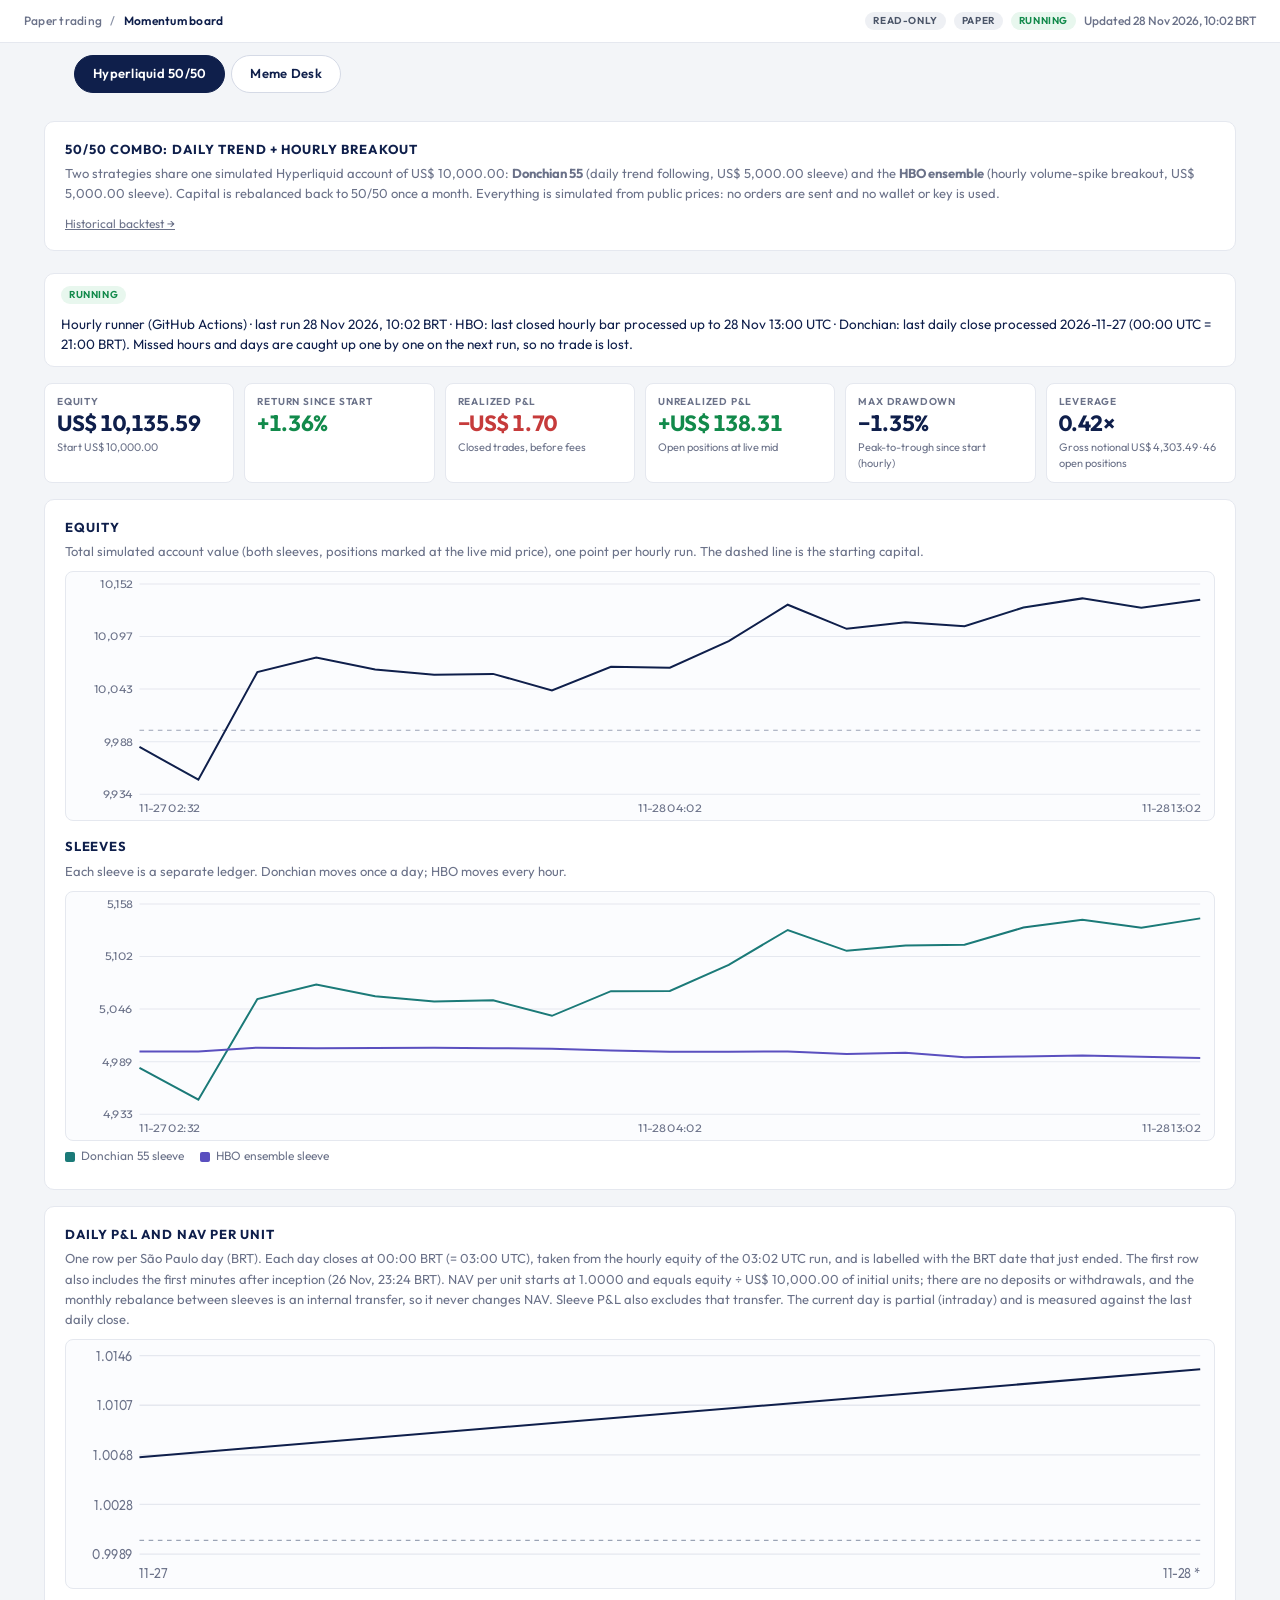
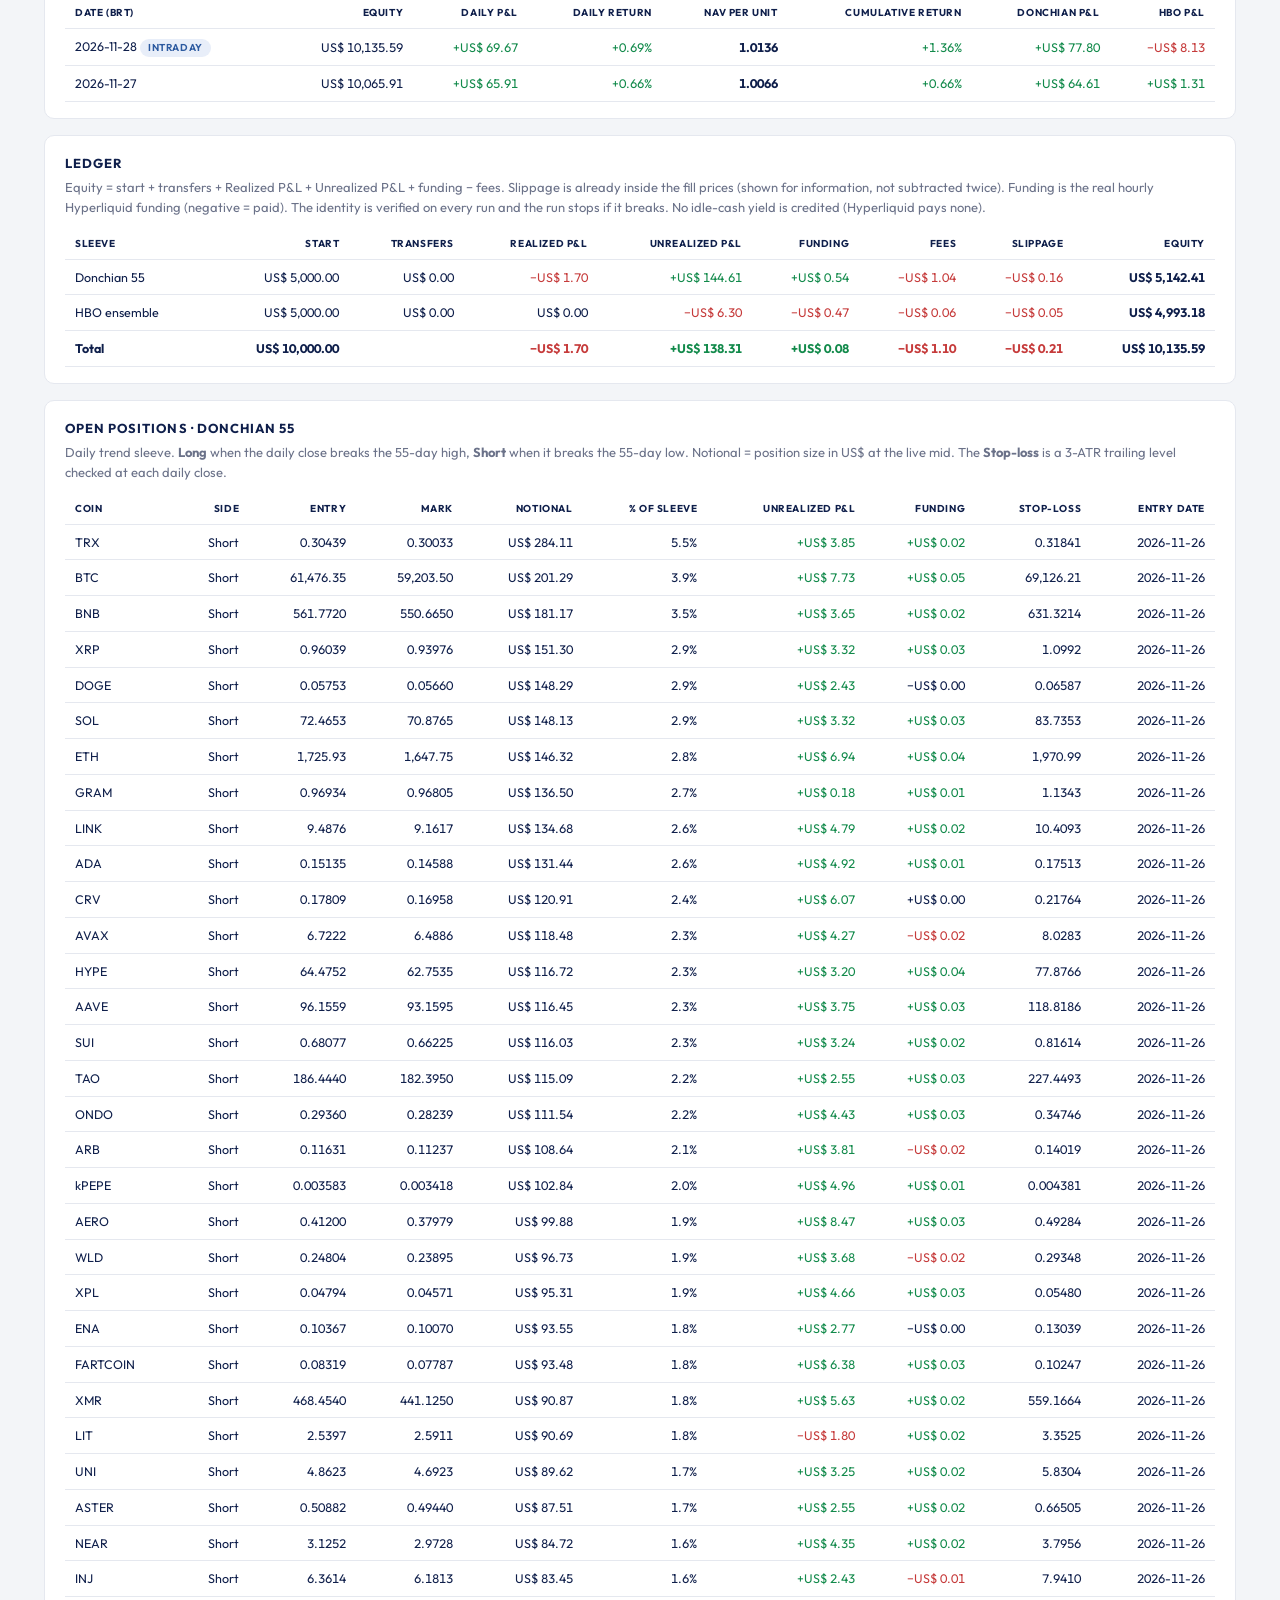
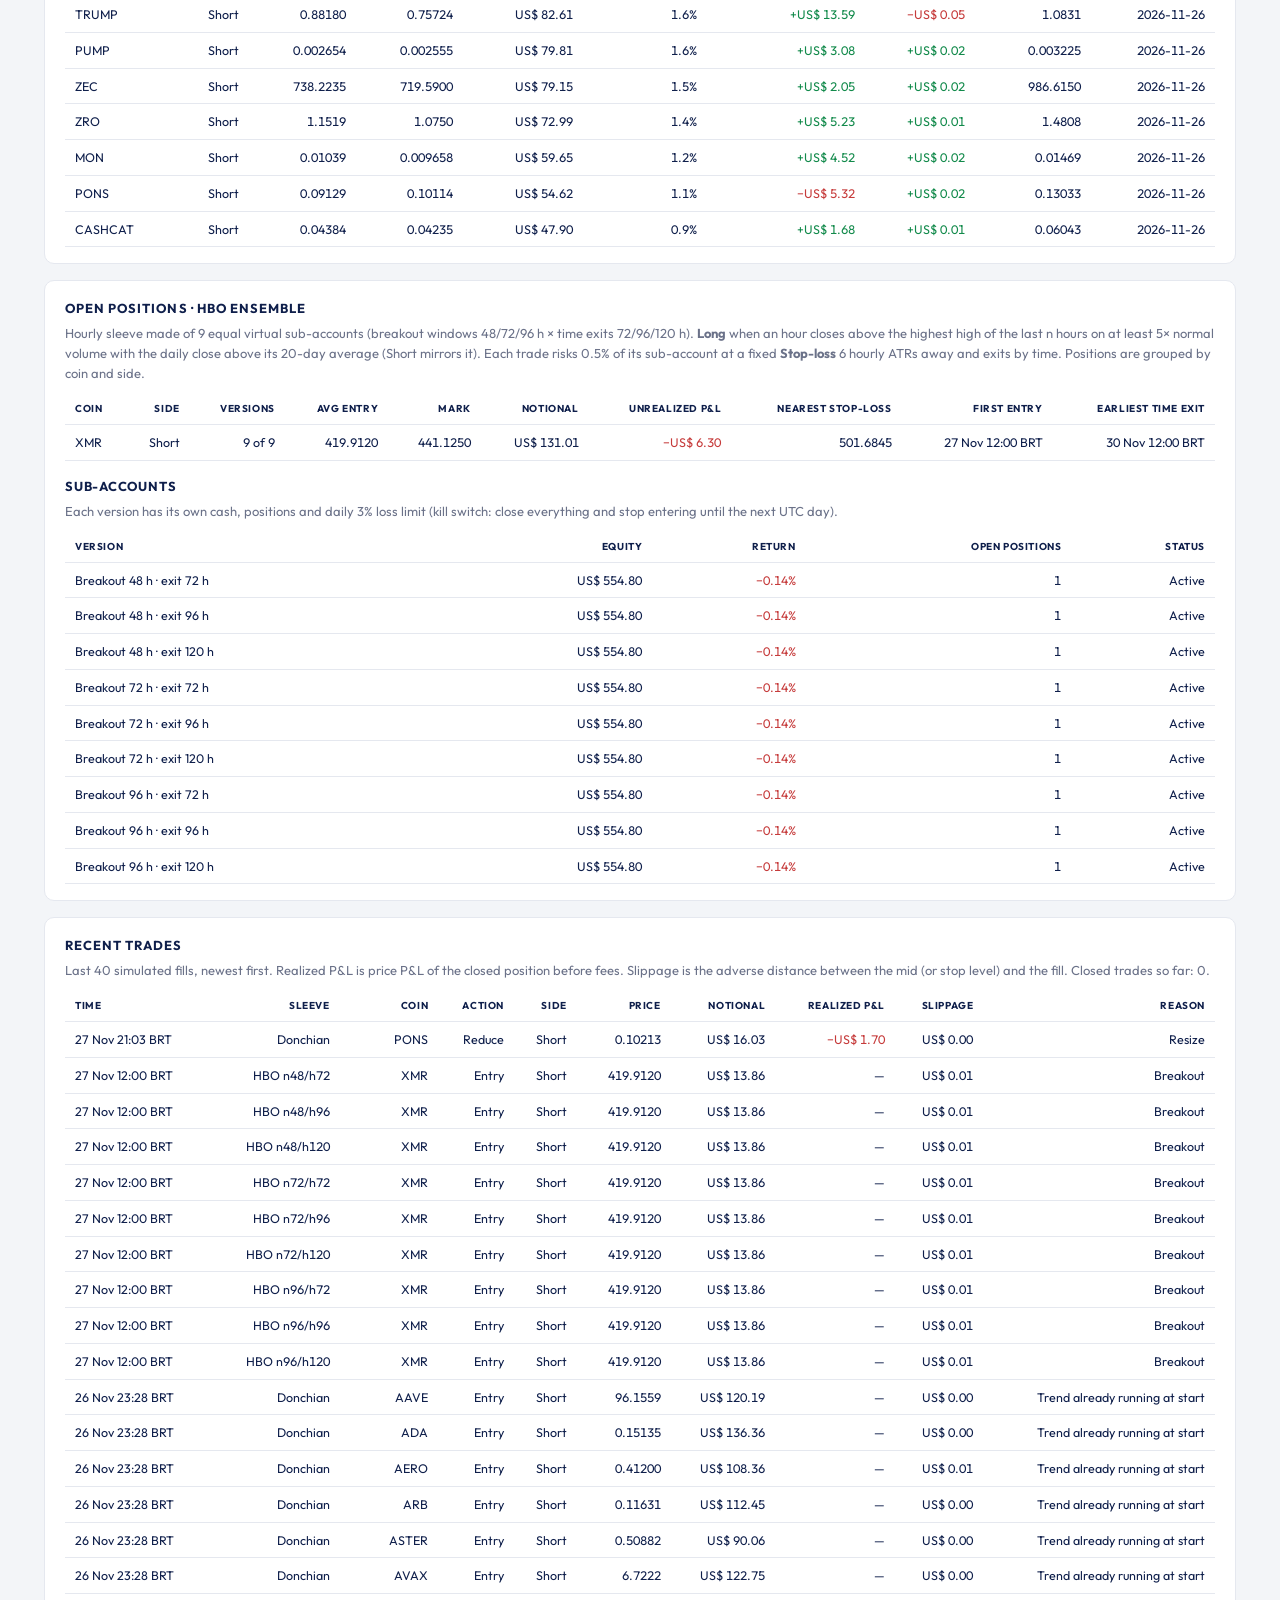
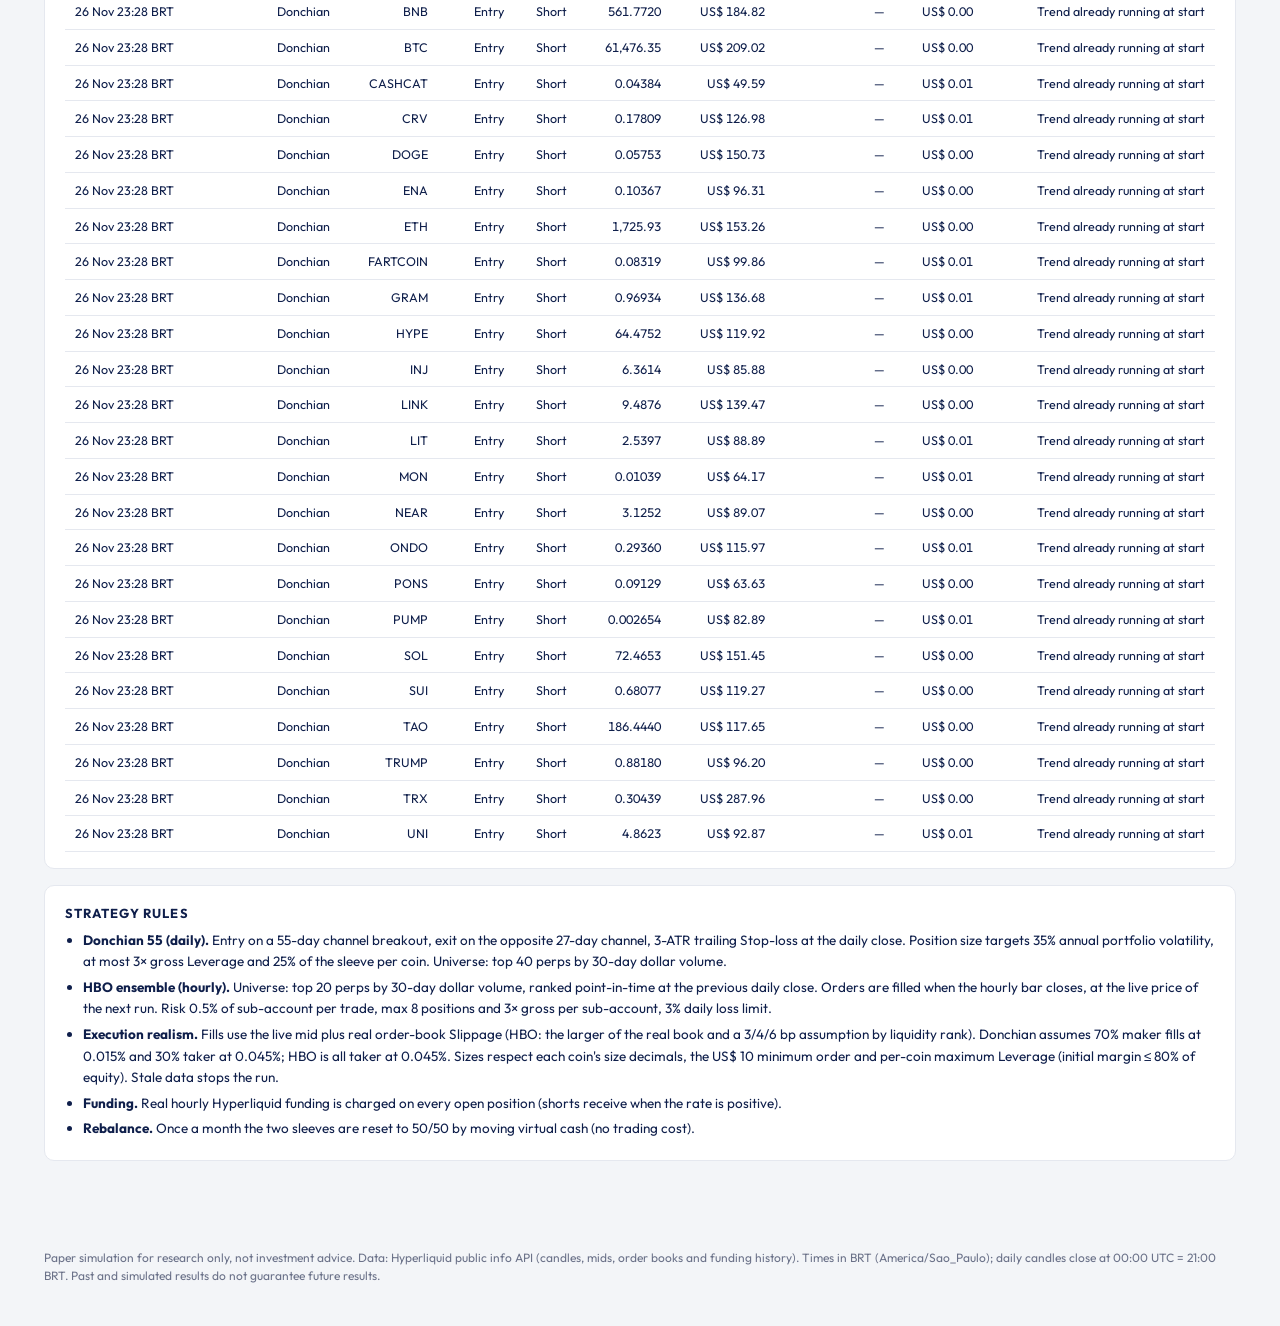
<file: index.html>
<!doctype html><html lang="en"><head><meta charset="utf-8"><meta name="viewport" content="width=device-width, initial-scale=1"><meta name="robots" content="noindex,nofollow"><title>Momentum paper portfolio · 50/50 combo</title><link rel="preconnect" href="https://fonts.googleapis.com"><link rel="preconnect" href="https://fonts.gstatic.com" crossorigin><link href="https://fonts.googleapis.com/css2?family=Outfit:wght@400;500;600;700&display=swap" rel="stylesheet"><style>
:root {
  --bg: #f3f5f8;
  --surface: #ffffff;
  --navy: #0f1f4b;
  --navy-soft: #1c2e62;
  --text: #0f1f4b;
  --muted: #6b7289;
  --muted-2: #8b93a7;
  --line: #e5e8ef;
  --line-strong: #d5dae6;
  --green: #128a4b;
  --green-bg: #e8f7ee;
  --red: #c63b3b;
  --red-bg: #fdecec;
  --blue: #2c5aa0;
  --blue-bg: #e8eef9;
  --gray-bg: #eef0f4;
  --gray-text: #4b5568;
  --chart-e: #0f1f4b;
  --chart-c: #1b7a78;
  --chart-t: #5a4fbf;
  --chart-old: #9aa3b5;
  --radius: 10px;
  --font: "Outfit", "Lexend", "Poppins", "Segoe UI", sans-serif;
  --max: 1240px;
}
* { box-sizing: border-box; }
html, body {
  margin: 0;
  padding: 0;
  background: var(--bg);
  color: var(--text);
  font-family: var(--font);
  font-size: 15px;
  line-height: 1.5;
  -webkit-font-smoothing: antialiased;
}
body { min-height: 100vh; }
.num, table td:not(.l), .kpi .v, .perf td:not(.l), .cal .v {
  font-variant-numeric: tabular-nums;
  font-feature-settings: "tnum" 1;
}

/* Header */
.top {
  background: var(--surface);
  border-bottom: 1px solid var(--line);
  padding: 12px 24px;
  display: flex;
  flex-wrap: wrap;
  align-items: center;
  gap: 10px 14px;
}
.crumb {
  color: var(--muted);
  font-size: 12px;
  font-weight: 500;
  letter-spacing: .02em;
}
.crumb b { color: var(--navy); font-weight: 600; }
.crumb .sep { margin: 0 6px; color: var(--muted-2); }
.top-right {
  margin-left: auto;
  display: flex;
  flex-wrap: wrap;
  align-items: center;
  gap: 8px;
}
.clock { color: var(--muted); font-size: 12px; font-weight: 500; }

/* Badges — small, like BUY/SELL/DARK/BLUE */
.badge {
  display: inline-flex;
  align-items: center;
  font-size: 10px;
  font-weight: 650;
  letter-spacing: .06em;
  text-transform: uppercase;
  padding: 3px 8px;
  border-radius: 999px;
  line-height: 1.2;
  white-space: nowrap;
}
.badge-gray { background: var(--gray-bg); color: var(--gray-text); }
.badge-blue { background: var(--blue-bg); color: var(--blue); }
.badge-green { background: var(--green-bg); color: var(--green); }
.badge-red { background: var(--red-bg); color: var(--red); }
.badge-navy { background: var(--navy); color: #fff; }

.banner-lacuna {
  display: none;
  background: var(--red-bg);
  color: var(--red);
  border-bottom: 1px solid #f3c4c4;
  padding: 10px 24px;
  font-size: 13px;
  font-weight: 600;
}
.banner-lacuna.on { display: block; }

/* Hero / intro */
.shell { max-width: var(--max); margin: 0 auto; padding: 28px 24px 64px; }
.hero h1 {
  margin: 0 0 8px;
  font-size: 26px;
  font-weight: 700;
  letter-spacing: .04em;
  text-transform: uppercase;
  color: var(--navy);
  line-height: 1.2;
}
.hero .lede {
  margin: 0 0 18px;
  max-width: 760px;
  color: var(--muted);
  font-size: 15px;
  font-weight: 400;
}
.intro {
  background: var(--surface);
  border: 1px solid var(--line);
  border-radius: var(--radius);
  padding: 18px 20px 16px;
  margin-bottom: 22px;
}
.intro h2, .panel h2, .book h2, .section-title {
  margin: 0 0 4px;
  font-size: 13px;
  font-weight: 700;
  letter-spacing: .08em;
  text-transform: uppercase;
  color: var(--navy);
}
.intro p, .note, .section-sub, .book .lede, .rule-note {
  margin: 0 0 10px;
  color: var(--muted);
  font-size: 13px;
  font-weight: 400;
  line-height: 1.55;
}
.rule-note { margin: 12px 0 0; font-size: 12px; }
.intro p:last-child, .note:last-child { margin-bottom: 0; }

/* Three books */
.books {
  display: grid;
  grid-template-columns: 1fr;
  gap: 16px;
  margin: 0 0 28px;
}
@media (min-width: 1080px) {
  .books { grid-template-columns: repeat(3, 1fr); }
}
.book {
  background: var(--surface);
  border: 1px solid var(--line);
  border-radius: var(--radius);
  padding: 16px 16px 14px;
  display: flex;
  flex-direction: column;
  gap: 12px;
  min-width: 0;
}
.book.starting { background: #fbfcfd; }
.book-head { display: flex; align-items: center; justify-content: space-between; gap: 8px; flex-wrap: wrap; }
.book h2 { font-size: 14px; margin: 0; }
.book .lede { margin: 0; }
.kpi-grid {
  display: grid;
  grid-template-columns: 1fr 1fr;
  gap: 8px;
}
.kpi {
  background: var(--surface);
  border: 1px solid var(--line);
  border-radius: 8px;
  padding: 10px 12px;
  min-width: 0;
}
.kpi .k {
  color: var(--muted);
  font-size: 10px;
  font-weight: 650;
  letter-spacing: .08em;
  text-transform: uppercase;
}
.kpi .v {
  margin-top: 2px;
  font-size: 22px;
  font-weight: 700;
  color: var(--navy);
  letter-spacing: -0.02em;
  line-height: 1.15;
  word-break: break-word;
}
.kpi .d { color: var(--muted); font-size: 11px; margin-top: 2px; }
.kpi.up .v, .pos { color: var(--green); }
.kpi.down .v, .neg { color: var(--red); }
.starting-box {
  border: 1px dashed var(--line-strong);
  border-radius: 8px;
  padding: 16px;
  color: var(--muted);
  font-size: 13px;
  background: #fafbfc;
}

/* Performance mini-table inside a book */
.perf { width: 100%; border-collapse: collapse; font-size: 12px; }
.perf th, .perf td {
  border-bottom: 1px solid var(--line);
  padding: 6px 0;
  text-align: right;
  white-space: nowrap;
}
.perf th {
  color: var(--muted);
  font-size: 10px;
  font-weight: 700;
  letter-spacing: .06em;
  text-transform: uppercase;
  text-align: right;
}
.perf th.l, .perf td.l, th.l, td.l { text-align: left; }
.perf tr:last-child td { border-bottom: 0; font-weight: 600; }

/* Panels */
.panel {
  background: var(--surface);
  border: 1px solid var(--line);
  border-radius: var(--radius);
  padding: 18px 20px 16px;
  margin-bottom: 16px;
  min-width: 0;
}
.panel .head-row {
  display: flex;
  justify-content: space-between;
  align-items: baseline;
  gap: 10px;
  flex-wrap: wrap;
  margin-bottom: 4px;
}
.meta { color: var(--muted); font-size: 12px; }
.split {
  display: grid;
  grid-template-columns: 1fr;
  gap: 16px;
  margin-bottom: 16px;
}
@media (min-width: 900px) {
  .split-2 { grid-template-columns: 1fr 1fr; }
  .split-3 { grid-template-columns: 1fr 1fr 1fr; }
}

/* Tables */
.day-table-wrap, .table-wrap { overflow: auto; margin-top: 8px; -webkit-overflow-scrolling: touch; }
table { width: 100%; border-collapse: collapse; font-size: 12.5px; }
th, td {
  border-bottom: 1px solid var(--line);
  padding: 8px 10px;
  text-align: right;
  white-space: nowrap;
  color: var(--text);
}
th {
  color: var(--navy);
  font-size: 10px;
  font-weight: 700;
  letter-spacing: .06em;
  text-transform: uppercase;
  text-align: right;
  cursor: default;
  user-select: none;
  background: transparent;
}
th[data-k] { cursor: pointer; }
tr:hover td { background: #f7f8fb; }
.props { display: grid; grid-template-columns: 160px 1fr; gap: 6px 14px; font-size: 13px; margin-bottom: 10px; }
.props b { color: var(--navy); font-weight: 600; font-size: 12px; }
@media (max-width: 640px) {
  .props { grid-template-columns: 1fr; gap: 2px; }
  .kpi .v { font-size: 20px; }
  .hero h1 { font-size: 22px; }
  .shell { padding: 20px 14px 48px; }
  .top { padding: 10px 14px; }
}

/* Tabs / controls */
.controls, .tabs {
  display: flex;
  flex-wrap: wrap;
  gap: 6px 4px;
  align-items: center;
  margin: 0 0 12px;
  border-bottom: 1px solid var(--line);
  padding-bottom: 0;
}
.controls button, .tabs button {
  background: none;
  border: none;
  border-bottom: 2px solid transparent;
  color: var(--muted);
  font-family: inherit;
  font-size: 12px;
  font-weight: 650;
  letter-spacing: .05em;
  text-transform: uppercase;
  padding: 8px 10px;
  cursor: pointer;
}
.controls button.active, .tabs button.active {
  color: var(--navy);
  border-bottom-color: var(--navy);
}
.controls input, .controls select {
  font-family: inherit;
  font-size: 13px;
  color: var(--navy);
  background: var(--surface);
  border: 1px solid var(--line-strong);
  border-radius: 6px;
  padding: 5px 8px;
  margin: 4px 4px 8px 0;
}
input[type=number] { width: 88px; }

/* Charts */
.legend {
  display: flex;
  flex-wrap: wrap;
  gap: 8px 16px;
  font-size: 12px;
  margin: 0 0 8px;
  color: var(--muted);
}
.legend i {
  display: inline-block;
  width: 14px;
  height: 2px;
  margin-right: 6px;
  vertical-align: middle;
  border-radius: 1px;
}
svg.chart, .cota-chart, .day-chart {
  width: 100%;
  height: 220px;
  background: #fbfcfe;
  border: 1px solid var(--line);
  border-radius: 8px;
  display: block;
}
.cota-chart { height: 180px; margin-bottom: 8px; }
.day-chart { height: 200px; }

/* Calendar */
.cal-wrap { display: grid; grid-template-columns: 1fr; gap: 14px; margin-top: 8px; }
@media (min-width: 900px) {
  .cal-wrap { grid-template-columns: repeat(3, 1fr); }
}
.cal { display: grid; grid-template-columns: repeat(7, 1fr); gap: 3px; }
.cal .hd {
  color: var(--muted);
  text-align: center;
  font-size: 10px;
  font-weight: 650;
  letter-spacing: .06em;
  text-transform: uppercase;
  padding: 4px 0;
}
.cal .cell {
  background: #f6f7fa;
  border-radius: 6px;
  padding: 5px 2px;
  text-align: center;
  min-height: 54px;
}
.cal .cell .d { color: var(--muted); font-size: 10px; }
.cal .cell .v { font-weight: 650; font-size: 11px; }
.cal .cell.up { background: var(--green-bg); }
.cal .cell.down { background: var(--red-bg); }
.cal .cell.partial { outline: 1px dashed var(--muted-2); }
.cal .empty { background: transparent; min-height: 54px; }
.star { color: var(--muted); font-weight: 600; }

.foot {
  color: var(--muted);
  font-size: 12px;
  max-width: var(--max);
  margin: 8px auto 0;
  padding: 0 24px 40px;
  line-height: 1.55;
}

/* Period chips (asset P&L filter) */
.period-bar {
  display: flex;
  flex-wrap: wrap;
  gap: 6px;
  align-items: center;
  margin: 0 0 12px;
}
.chip {
  border: 1px solid var(--line-strong);
  background: #fff;
  color: var(--navy);
  border-radius: 999px;
  padding: 4px 10px;
  font-size: 12px;
  font-weight: 600;
  cursor: pointer;
  font-family: inherit;
  line-height: 1.3;
}
.chip.active {
  background: var(--navy);
  color: #fff;
  border-color: var(--navy);
}
.period-bar .range {
  display: flex;
  flex-wrap: wrap;
  gap: 6px;
  align-items: center;
  margin-left: 4px;
  color: var(--muted);
  font-size: 12px;
}
.period-bar input[type=date] {
  font-family: inherit;
  font-size: 12px;
  border: 1px solid var(--line-strong);
  border-radius: 6px;
  padding: 4px 6px;
  color: var(--navy);
  background: #fff;
}
.leaders-mini { max-height: 200px; overflow: auto; margin-top: 4px; }
.leaders-mini table { font-size: 11.5px; }
.all-days { margin: 0 0 16px; }
table.days-all { font-size: 12px; }
table.days-all th, table.days-all td { padding: 7px 7px; }
table.days-all thead tr:first-child th { border-bottom: 0; text-align: center; letter-spacing: .05em; }

.period-bar .sep { width:1px; height:18px; background:var(--line-strong); margin:0 2px; align-self:center; }
.period-bar .presets { display:flex; flex-wrap:wrap; gap:6px; align-items:center; }


.status-line { background: var(--surface); border: 1px solid var(--line); border-radius: var(--radius); padding: 12px 16px; margin: 0 0 16px; font-size: 13.5px; color: var(--navy); display:flex; gap:10px; align-items:center; flex-wrap:wrap; }
.kpi-row { display: grid; grid-template-columns: repeat(2, 1fr); gap: 10px; margin: 0 0 16px; }
@media (min-width: 760px) { .kpi-row { grid-template-columns: repeat(3, 1fr); } }
@media (min-width: 1080px) { .kpi-row { grid-template-columns: repeat(6, 1fr); } }
.rules { margin: 6px 0 0; padding-left: 18px; font-size: 13.5px; line-height: 1.6; } .rules li { margin-bottom: 4px; } .rules b { color: var(--navy); }
.empty-row td { color: var(--muted); text-align: left; font-style: italic; }
svg.chart { height: 250px; } .panel h3 { font-size: 13px; letter-spacing: .06em; text-transform: uppercase; color: var(--navy); margin: 16px 0 4px; }
.tabs-nav { display:flex; gap:6px; padding: 0 24px; margin: 12px auto 0; max-width: 1180px; } .tabs-nav a { padding: 8px 18px; border: 1px solid var(--line-strong); border-radius: 999px; background: var(--surface); color: var(--navy); font-size: 13px; font-weight: 600; text-decoration: none; letter-spacing: .02em; } .tabs-nav a.active { background: var(--navy); color: #fff; border-color: var(--navy); }
.legend { display:flex; gap:16px; font-size:12px; color: var(--muted); margin-top:6px; } .legend i { display:inline-block; width:10px; height:10px; border-radius:2px; margin-right:6px; }
</style></head><body><header class="top"><div class="crumb">Paper trading <span class="sep">/</span> <b>Momentum board</b></div><div class="top-right"><span class="badge badge-gray">Read-only</span><span class="badge badge-gray">Paper</span><span class="badge badge-green">Running</span><span class="clock">Updated 28 Nov 2026, 10:02 BRT</span></div></header><nav class="tabs-nav"><a href="index.html" class="active">Hyperliquid 50/50</a><a href="meme.html">Meme Desk</a></nav><main class="shell"><section class="intro"><h2>50/50 combo: daily trend + hourly breakout</h2><p>Two strategies share one simulated Hyperliquid account of US$ 10,000.00: <b>Donchian 55</b> (daily trend following, US$ 5,000.00 sleeve) and the <b>HBO ensemble</b> (hourly volume-spike breakout, US$ 5,000.00 sleeve). Capital is rebalanced back to 50/50 once a month. Everything is simulated from public prices: no orders are sent and no wallet or key is used.</p><p class="section-sub" style="margin:6px 0 0"><a href="backtest.html" style="color:#6b7289;font-size:12px">Historical backtest →</a></p></section><div class="status-line"><span class="badge badge-green">Running</span><span>Hourly runner (GitHub Actions) · last run 28 Nov 2026, 10:02 BRT · HBO: last closed hourly bar processed up to 28 Nov 13:00 UTC · Donchian: last daily close processed 2026-11-27 (00:00 UTC = 21:00 BRT). Missed hours and days are caught up one by one on the next run, so no trade is lost.</span></div><div class="kpi-row"><div class="kpi "><div class="k">Equity</div><div class="v">US$ 10,135.59</div><div class="d">Start US$ 10,000.00</div></div><div class="kpi up"><div class="k">Return since start</div><div class="v">+1.36%</div><div class="d"></div></div><div class="kpi down"><div class="k">Realized P&amp;L</div><div class="v">−US$ 1.70</div><div class="d">Closed trades, before fees</div></div><div class="kpi up"><div class="k">Unrealized P&amp;L</div><div class="v">+US$ 138.31</div><div class="d">Open positions at live mid</div></div><div class="kpi "><div class="k">Max drawdown</div><div class="v">−1.35%</div><div class="d">Peak-to-trough since start (hourly)</div></div><div class="kpi "><div class="k">Leverage</div><div class="v">0.42×</div><div class="d">Gross notional US$ 4,303.49 · 46 open positions</div></div></div><section class="panel"><h2>Equity</h2><p class="section-sub">Total simulated account value (both sleeves, positions marked at the live mid price), one point per hourly run. The dashed line is the starting capital.</p><svg class="chart" viewBox="0 0 1000 250" preserveAspectRatio="none" role="img"><line x1="64" x2="988" y1="224.0" y2="224.0" stroke="#e5e8ef"/><text x="58" y="228.0" text-anchor="end" font-size="11" fill="#6b7289">9,934</text><line x1="64" x2="988" y1="171.0" y2="171.0" stroke="#e5e8ef"/><text x="58" y="175.0" text-anchor="end" font-size="11" fill="#6b7289">9,988</text><line x1="64" x2="988" y1="118.0" y2="118.0" stroke="#e5e8ef"/><text x="58" y="122.0" text-anchor="end" font-size="11" fill="#6b7289">10,043</text><line x1="64" x2="988" y1="65.0" y2="65.0" stroke="#e5e8ef"/><text x="58" y="69.0" text-anchor="end" font-size="11" fill="#6b7289">10,097</text><line x1="64" x2="988" y1="12.0" y2="12.0" stroke="#e5e8ef"/><text x="58" y="16.0" text-anchor="end" font-size="11" fill="#6b7289">10,152</text><line x1="64" x2="988" y1="159.5" y2="159.5" stroke="#9aa3b5" stroke-dasharray="4 4"/><polyline points="64.0,176.3 115.3,209.4 166.7,100.8 218.0,86.2 269.3,98.3 320.7,103.5 372.0,102.7 423.3,119.4 474.7,95.5 526.0,96.5 577.3,69.6 628.7,33.0 680.0,57.3 731.3,50.6 782.7,54.6 834.0,35.8 885.3,26.6 936.7,36.1 988.0,27.9" fill="none" stroke="#0f1f4b" stroke-width="2" vector-effect="non-scaling-stroke"/><text x="64.0" y="242" text-anchor="start" font-size="11" fill="#6b7289">11-27 02:32</text><text x="526.0" y="242" text-anchor="middle" font-size="11" fill="#6b7289">11-28 04:02</text><text x="988.0" y="242" text-anchor="end" font-size="11" fill="#6b7289">11-28 13:02</text></svg><h3>Sleeves</h3><p class="section-sub">Each sleeve is a separate ledger. Donchian moves once a day; HBO moves every hour.</p><svg class="chart" viewBox="0 0 1000 250" preserveAspectRatio="none" role="img"><line x1="64" x2="988" y1="224.0" y2="224.0" stroke="#e5e8ef"/><text x="58" y="228.0" text-anchor="end" font-size="11" fill="#6b7289">4,933</text><line x1="64" x2="988" y1="171.0" y2="171.0" stroke="#e5e8ef"/><text x="58" y="175.0" text-anchor="end" font-size="11" fill="#6b7289">4,989</text><line x1="64" x2="988" y1="118.0" y2="118.0" stroke="#e5e8ef"/><text x="58" y="122.0" text-anchor="end" font-size="11" fill="#6b7289">5,046</text><line x1="64" x2="988" y1="65.0" y2="65.0" stroke="#e5e8ef"/><text x="58" y="69.0" text-anchor="end" font-size="11" fill="#6b7289">5,102</text><line x1="64" x2="988" y1="12.0" y2="12.0" stroke="#e5e8ef"/><text x="58" y="16.0" text-anchor="end" font-size="11" fill="#6b7289">5,158</text><polyline points="64.0,177.3 115.3,209.4 166.7,107.9 218.0,93.2 269.3,105.1 320.7,110.5 372.0,109.2 423.3,124.8 474.7,100.0 526.0,99.7 577.3,73.4 628.7,38.3 680.0,59.3 731.3,53.9 782.7,53.2 834.0,35.8 885.3,28.1 936.7,36.0 988.0,26.6" fill="none" stroke="#1b7a78" stroke-width="2" vector-effect="non-scaling-stroke"/><polyline points="64.0,160.9 115.3,160.9 166.7,156.9 218.0,157.4 269.3,157.3 320.7,157.0 372.0,157.4 423.3,158.1 474.7,159.7 526.0,161.0 577.3,161.0 628.7,160.7 680.0,163.3 731.3,162.1 782.7,166.7 834.0,165.8 885.3,164.7 936.7,166.0 988.0,167.4" fill="none" stroke="#5a4fbf" stroke-width="2" vector-effect="non-scaling-stroke"/><text x="64.0" y="242" text-anchor="start" font-size="11" fill="#6b7289">11-27 02:32</text><text x="526.0" y="242" text-anchor="middle" font-size="11" fill="#6b7289">11-28 04:02</text><text x="988.0" y="242" text-anchor="end" font-size="11" fill="#6b7289">11-28 13:02</text></svg><div class="legend"><span><i style="background:#1b7a78"></i>Donchian 55 sleeve</span><span><i style="background:#5a4fbf"></i>HBO ensemble sleeve</span></div></section><section class="panel"><h2>Daily P&amp;L and NAV per unit</h2><p class="section-sub">One row per São Paulo day (BRT). Each day closes at 00:00 BRT (= 03:00 UTC), taken from the hourly equity of the 03:02 UTC run, and is labelled with the BRT date that just ended. The first row also includes the first minutes after inception (26 Nov, 23:24 BRT). NAV per unit starts at 1.0000 and equals equity ÷ US$ 10,000.00 of initial units; there are no deposits or withdrawals, and the monthly rebalance between sleeves is an internal transfer, so it never changes NAV. Sleeve P&amp;L also excludes that transfer. The current day is partial (intraday) and is measured against the last daily close.</p><svg class="chart" viewBox="0 0 1000 190" preserveAspectRatio="none" role="img"><line x1="64" x2="988" y1="164.0" y2="164.0" stroke="#e5e8ef"/><text x="58" y="168.0" text-anchor="end" font-size="11" fill="#6b7289">0.9989</text><line x1="64" x2="988" y1="126.0" y2="126.0" stroke="#e5e8ef"/><text x="58" y="130.0" text-anchor="end" font-size="11" fill="#6b7289">1.0028</text><line x1="64" x2="988" y1="88.0" y2="88.0" stroke="#e5e8ef"/><text x="58" y="92.0" text-anchor="end" font-size="11" fill="#6b7289">1.0068</text><line x1="64" x2="988" y1="50.0" y2="50.0" stroke="#e5e8ef"/><text x="58" y="54.0" text-anchor="end" font-size="11" fill="#6b7289">1.0107</text><line x1="64" x2="988" y1="12.0" y2="12.0" stroke="#e5e8ef"/><text x="58" y="16.0" text-anchor="end" font-size="11" fill="#6b7289">1.0146</text><line x1="64" x2="988" y1="153.5" y2="153.5" stroke="#9aa3b5" stroke-dasharray="4 4"/><polyline points="64.0,89.8 988.0,22.5" fill="none" stroke="#0f1f4b" stroke-width="2" vector-effect="non-scaling-stroke"/><text x="64.0" y="182" text-anchor="start" font-size="11" fill="#6b7289">11-27</text><text x="988.0" y="182" text-anchor="end" font-size="11" fill="#6b7289">11-28 *</text></svg><div class="table-wrap"><table><thead><tr><th class=l>Date (BRT)</th><th>Equity</th><th>Daily P&amp;L</th><th>Daily return</th><th>NAV per unit</th><th>Cumulative return</th><th>Donchian P&amp;L</th><th>HBO P&amp;L</th></tr></thead><tbody><tr><td class="l ">2026-11-28 <span class="badge badge-blue">intraday</span></td><td class="">US$ 10,135.59</td><td class="pos">+US$ 69.67</td><td class="pos">+0.69%</td><td class=""><b>1.0136</b></td><td class="pos">+1.36%</td><td class="pos">+US$ 77.80</td><td class="neg">−US$ 8.13</td></tr><tr><td class="l ">2026-11-27</td><td class="">US$ 10,065.91</td><td class="pos">+US$ 65.91</td><td class="pos">+0.66%</td><td class=""><b>1.0066</b></td><td class="pos">+0.66%</td><td class="pos">+US$ 64.61</td><td class="pos">+US$ 1.31</td></tr></tbody></table></div></section><section class="panel"><h2>Ledger</h2><p class="section-sub">Equity = start + transfers + Realized P&amp;L + Unrealized P&amp;L + funding − fees. Slippage is already inside the fill prices (shown for information, not subtracted twice). Funding is the real hourly Hyperliquid funding (negative = paid). The identity is verified on every run and the run stops if it breaks. No idle-cash yield is credited (Hyperliquid pays none).</p><div class="table-wrap"><table><thead><tr><th class=l>Sleeve</th><th>Start</th><th>Transfers</th><th>Realized P&amp;L</th><th>Unrealized P&amp;L</th><th>Funding</th><th>Fees</th><th>Slippage</th><th>Equity</th></tr></thead><tbody><tr><td class="l ">Donchian 55</td><td class="">US$ 5,000.00</td><td class="">US$ 0.00</td><td class="neg">−US$ 1.70</td><td class="pos">+US$ 144.61</td><td class="pos">+US$ 0.54</td><td class="neg">−US$ 1.04</td><td class="neg">−US$ 0.16</td><td class=""><b>US$ 5,142.41</b></td></tr><tr><td class="l ">HBO ensemble</td><td class="">US$ 5,000.00</td><td class="">US$ 0.00</td><td class="">US$ 0.00</td><td class="neg">−US$ 6.30</td><td class="neg">−US$ 0.47</td><td class="neg">−US$ 0.06</td><td class="neg">−US$ 0.05</td><td class=""><b>US$ 4,993.18</b></td></tr><tr><td class="l "><b>Total</b></td><td class=""><b>US$ 10,000.00</b></td><td class=""></td><td class="neg"><b>−US$ 1.70</b></td><td class="pos"><b>+US$ 138.31</b></td><td class="pos"><b>+US$ 0.08</b></td><td class="neg"><b>−US$ 1.10</b></td><td class="neg"><b>−US$ 0.21</b></td><td class=""><b>US$ 10,135.59</b></td></tr></tbody></table></div></section><section class="panel"><h2>Open positions · Donchian 55</h2><p class="section-sub">Daily trend sleeve. <b>Long</b> when the daily close breaks the 55-day high, <b>Short</b> when it breaks the 55-day low. Notional = position size in US$ at the live mid. The <b>Stop-loss</b> is a 3-ATR trailing level checked at each daily close.</p><div class="table-wrap"><table><thead><tr><th class=l>Coin</th><th>Side</th><th>Entry</th><th>Mark</th><th>Notional</th><th>% of sleeve</th><th>Unrealized P&amp;L</th><th>Funding</th><th>Stop-loss</th><th>Entry date</th></tr></thead><tbody><tr><td class="l ">TRX</td><td class="">Short</td><td class="">0.30439</td><td class="">0.30033</td><td class="">US$ 284.11</td><td class="">5.5%</td><td class="pos">+US$ 3.85</td><td class="pos">+US$ 0.02</td><td class="">0.31841</td><td class="">2026-11-26</td></tr><tr><td class="l ">BTC</td><td class="">Short</td><td class="">61,476.35</td><td class="">59,203.50</td><td class="">US$ 201.29</td><td class="">3.9%</td><td class="pos">+US$ 7.73</td><td class="pos">+US$ 0.05</td><td class="">69,126.21</td><td class="">2026-11-26</td></tr><tr><td class="l ">BNB</td><td class="">Short</td><td class="">561.7720</td><td class="">550.6650</td><td class="">US$ 181.17</td><td class="">3.5%</td><td class="pos">+US$ 3.65</td><td class="pos">+US$ 0.02</td><td class="">631.3214</td><td class="">2026-11-26</td></tr><tr><td class="l ">XRP</td><td class="">Short</td><td class="">0.96039</td><td class="">0.93976</td><td class="">US$ 151.30</td><td class="">2.9%</td><td class="pos">+US$ 3.32</td><td class="pos">+US$ 0.03</td><td class="">1.0992</td><td class="">2026-11-26</td></tr><tr><td class="l ">DOGE</td><td class="">Short</td><td class="">0.05753</td><td class="">0.05660</td><td class="">US$ 148.29</td><td class="">2.9%</td><td class="pos">+US$ 2.43</td><td class="">−US$ 0.00</td><td class="">0.06587</td><td class="">2026-11-26</td></tr><tr><td class="l ">SOL</td><td class="">Short</td><td class="">72.4653</td><td class="">70.8765</td><td class="">US$ 148.13</td><td class="">2.9%</td><td class="pos">+US$ 3.32</td><td class="pos">+US$ 0.03</td><td class="">83.7353</td><td class="">2026-11-26</td></tr><tr><td class="l ">ETH</td><td class="">Short</td><td class="">1,725.93</td><td class="">1,647.75</td><td class="">US$ 146.32</td><td class="">2.8%</td><td class="pos">+US$ 6.94</td><td class="pos">+US$ 0.04</td><td class="">1,970.99</td><td class="">2026-11-26</td></tr><tr><td class="l ">GRAM</td><td class="">Short</td><td class="">0.96934</td><td class="">0.96805</td><td class="">US$ 136.50</td><td class="">2.7%</td><td class="pos">+US$ 0.18</td><td class="pos">+US$ 0.01</td><td class="">1.1343</td><td class="">2026-11-26</td></tr><tr><td class="l ">LINK</td><td class="">Short</td><td class="">9.4876</td><td class="">9.1617</td><td class="">US$ 134.68</td><td class="">2.6%</td><td class="pos">+US$ 4.79</td><td class="pos">+US$ 0.02</td><td class="">10.4093</td><td class="">2026-11-26</td></tr><tr><td class="l ">ADA</td><td class="">Short</td><td class="">0.15135</td><td class="">0.14588</td><td class="">US$ 131.44</td><td class="">2.6%</td><td class="pos">+US$ 4.92</td><td class="pos">+US$ 0.01</td><td class="">0.17513</td><td class="">2026-11-26</td></tr><tr><td class="l ">CRV</td><td class="">Short</td><td class="">0.17809</td><td class="">0.16958</td><td class="">US$ 120.91</td><td class="">2.4%</td><td class="pos">+US$ 6.07</td><td class="">+US$ 0.00</td><td class="">0.21764</td><td class="">2026-11-26</td></tr><tr><td class="l ">AVAX</td><td class="">Short</td><td class="">6.7222</td><td class="">6.4886</td><td class="">US$ 118.48</td><td class="">2.3%</td><td class="pos">+US$ 4.27</td><td class="neg">−US$ 0.02</td><td class="">8.0283</td><td class="">2026-11-26</td></tr><tr><td class="l ">HYPE</td><td class="">Short</td><td class="">64.4752</td><td class="">62.7535</td><td class="">US$ 116.72</td><td class="">2.3%</td><td class="pos">+US$ 3.20</td><td class="pos">+US$ 0.04</td><td class="">77.8766</td><td class="">2026-11-26</td></tr><tr><td class="l ">AAVE</td><td class="">Short</td><td class="">96.1559</td><td class="">93.1595</td><td class="">US$ 116.45</td><td class="">2.3%</td><td class="pos">+US$ 3.75</td><td class="pos">+US$ 0.03</td><td class="">118.8186</td><td class="">2026-11-26</td></tr><tr><td class="l ">SUI</td><td class="">Short</td><td class="">0.68077</td><td class="">0.66225</td><td class="">US$ 116.03</td><td class="">2.3%</td><td class="pos">+US$ 3.24</td><td class="pos">+US$ 0.02</td><td class="">0.81614</td><td class="">2026-11-26</td></tr><tr><td class="l ">TAO</td><td class="">Short</td><td class="">186.4440</td><td class="">182.3950</td><td class="">US$ 115.09</td><td class="">2.2%</td><td class="pos">+US$ 2.55</td><td class="pos">+US$ 0.03</td><td class="">227.4493</td><td class="">2026-11-26</td></tr><tr><td class="l ">ONDO</td><td class="">Short</td><td class="">0.29360</td><td class="">0.28239</td><td class="">US$ 111.54</td><td class="">2.2%</td><td class="pos">+US$ 4.43</td><td class="pos">+US$ 0.03</td><td class="">0.34746</td><td class="">2026-11-26</td></tr><tr><td class="l ">ARB</td><td class="">Short</td><td class="">0.11631</td><td class="">0.11237</td><td class="">US$ 108.64</td><td class="">2.1%</td><td class="pos">+US$ 3.81</td><td class="neg">−US$ 0.02</td><td class="">0.14019</td><td class="">2026-11-26</td></tr><tr><td class="l ">kPEPE</td><td class="">Short</td><td class="">0.003583</td><td class="">0.003418</td><td class="">US$ 102.84</td><td class="">2.0%</td><td class="pos">+US$ 4.96</td><td class="pos">+US$ 0.01</td><td class="">0.004381</td><td class="">2026-11-26</td></tr><tr><td class="l ">AERO</td><td class="">Short</td><td class="">0.41200</td><td class="">0.37979</td><td class="">US$ 99.88</td><td class="">1.9%</td><td class="pos">+US$ 8.47</td><td class="pos">+US$ 0.03</td><td class="">0.49284</td><td class="">2026-11-26</td></tr><tr><td class="l ">WLD</td><td class="">Short</td><td class="">0.24804</td><td class="">0.23895</td><td class="">US$ 96.73</td><td class="">1.9%</td><td class="pos">+US$ 3.68</td><td class="neg">−US$ 0.02</td><td class="">0.29348</td><td class="">2026-11-26</td></tr><tr><td class="l ">XPL</td><td class="">Short</td><td class="">0.04794</td><td class="">0.04571</td><td class="">US$ 95.31</td><td class="">1.9%</td><td class="pos">+US$ 4.66</td><td class="pos">+US$ 0.03</td><td class="">0.05480</td><td class="">2026-11-26</td></tr><tr><td class="l ">ENA</td><td class="">Short</td><td class="">0.10367</td><td class="">0.10070</td><td class="">US$ 93.55</td><td class="">1.8%</td><td class="pos">+US$ 2.77</td><td class="">−US$ 0.00</td><td class="">0.13039</td><td class="">2026-11-26</td></tr><tr><td class="l ">FARTCOIN</td><td class="">Short</td><td class="">0.08319</td><td class="">0.07787</td><td class="">US$ 93.48</td><td class="">1.8%</td><td class="pos">+US$ 6.38</td><td class="pos">+US$ 0.03</td><td class="">0.10247</td><td class="">2026-11-26</td></tr><tr><td class="l ">XMR</td><td class="">Short</td><td class="">468.4540</td><td class="">441.1250</td><td class="">US$ 90.87</td><td class="">1.8%</td><td class="pos">+US$ 5.63</td><td class="pos">+US$ 0.02</td><td class="">559.1664</td><td class="">2026-11-26</td></tr><tr><td class="l ">LIT</td><td class="">Short</td><td class="">2.5397</td><td class="">2.5911</td><td class="">US$ 90.69</td><td class="">1.8%</td><td class="neg">−US$ 1.80</td><td class="pos">+US$ 0.02</td><td class="">3.3525</td><td class="">2026-11-26</td></tr><tr><td class="l ">UNI</td><td class="">Short</td><td class="">4.8623</td><td class="">4.6923</td><td class="">US$ 89.62</td><td class="">1.7%</td><td class="pos">+US$ 3.25</td><td class="pos">+US$ 0.02</td><td class="">5.8304</td><td class="">2026-11-26</td></tr><tr><td class="l ">ASTER</td><td class="">Short</td><td class="">0.50882</td><td class="">0.49440</td><td class="">US$ 87.51</td><td class="">1.7%</td><td class="pos">+US$ 2.55</td><td class="pos">+US$ 0.02</td><td class="">0.66505</td><td class="">2026-11-26</td></tr><tr><td class="l ">NEAR</td><td class="">Short</td><td class="">3.1252</td><td class="">2.9728</td><td class="">US$ 84.72</td><td class="">1.6%</td><td class="pos">+US$ 4.35</td><td class="pos">+US$ 0.02</td><td class="">3.7956</td><td class="">2026-11-26</td></tr><tr><td class="l ">INJ</td><td class="">Short</td><td class="">6.3614</td><td class="">6.1813</td><td class="">US$ 83.45</td><td class="">1.6%</td><td class="pos">+US$ 2.43</td><td class="neg">−US$ 0.01</td><td class="">7.9410</td><td class="">2026-11-26</td></tr><tr><td class="l ">TRUMP</td><td class="">Short</td><td class="">0.88180</td><td class="">0.75724</td><td class="">US$ 82.61</td><td class="">1.6%</td><td class="pos">+US$ 13.59</td><td class="neg">−US$ 0.05</td><td class="">1.0831</td><td class="">2026-11-26</td></tr><tr><td class="l ">PUMP</td><td class="">Short</td><td class="">0.002654</td><td class="">0.002555</td><td class="">US$ 79.81</td><td class="">1.6%</td><td class="pos">+US$ 3.08</td><td class="pos">+US$ 0.02</td><td class="">0.003225</td><td class="">2026-11-26</td></tr><tr><td class="l ">ZEC</td><td class="">Short</td><td class="">738.2235</td><td class="">719.5900</td><td class="">US$ 79.15</td><td class="">1.5%</td><td class="pos">+US$ 2.05</td><td class="pos">+US$ 0.02</td><td class="">986.6150</td><td class="">2026-11-26</td></tr><tr><td class="l ">ZRO</td><td class="">Short</td><td class="">1.1519</td><td class="">1.0750</td><td class="">US$ 72.99</td><td class="">1.4%</td><td class="pos">+US$ 5.23</td><td class="pos">+US$ 0.01</td><td class="">1.4808</td><td class="">2026-11-26</td></tr><tr><td class="l ">MON</td><td class="">Short</td><td class="">0.01039</td><td class="">0.009658</td><td class="">US$ 59.65</td><td class="">1.2%</td><td class="pos">+US$ 4.52</td><td class="pos">+US$ 0.02</td><td class="">0.01469</td><td class="">2026-11-26</td></tr><tr><td class="l ">PONS</td><td class="">Short</td><td class="">0.09129</td><td class="">0.10114</td><td class="">US$ 54.62</td><td class="">1.1%</td><td class="neg">−US$ 5.32</td><td class="pos">+US$ 0.02</td><td class="">0.13033</td><td class="">2026-11-26</td></tr><tr><td class="l ">CASHCAT</td><td class="">Short</td><td class="">0.04384</td><td class="">0.04235</td><td class="">US$ 47.90</td><td class="">0.9%</td><td class="pos">+US$ 1.68</td><td class="pos">+US$ 0.01</td><td class="">0.06043</td><td class="">2026-11-26</td></tr></tbody></table></div></section><section class="panel"><h2>Open positions · HBO ensemble</h2><p class="section-sub">Hourly sleeve made of 9 equal virtual sub-accounts (breakout windows 48/72/96 h × time exits 72/96/120 h). <b>Long</b> when an hour closes above the highest high of the last n hours on at least 5× normal volume with the daily close above its 20-day average (Short mirrors it). Each trade risks 0.5% of its sub-account at a fixed <b>Stop-loss</b> 6 hourly ATRs away and exits by time. Positions are grouped by coin and side.</p><div class="table-wrap"><table><thead><tr><th class=l>Coin</th><th>Side</th><th>Versions</th><th>Avg entry</th><th>Mark</th><th>Notional</th><th>Unrealized P&amp;L</th><th>Nearest stop-loss</th><th>First entry</th><th>Earliest time exit</th></tr></thead><tbody><tr><td class="l ">XMR</td><td class="">Short</td><td class="">9 of 9</td><td class="">419.9120</td><td class="">441.1250</td><td class="">US$ 131.01</td><td class="neg">−US$ 6.30</td><td class="">501.6845</td><td class="">27 Nov 12:00 BRT</td><td class="">30 Nov 12:00 BRT</td></tr></tbody></table></div><h3>Sub-accounts</h3><p class="section-sub">Each version has its own cash, positions and daily 3% loss limit (kill switch: close everything and stop entering until the next UTC day).</p><div class="table-wrap"><table><thead><tr><th class=l>Version</th><th>Equity</th><th>Return</th><th>Open positions</th><th>Status</th></tr></thead><tbody><tr><td class="l ">Breakout 48 h · exit 72 h</td><td class="">US$ 554.80</td><td class="neg">−0.14%</td><td class="">1</td><td class="">Active</td></tr><tr><td class="l ">Breakout 48 h · exit 96 h</td><td class="">US$ 554.80</td><td class="neg">−0.14%</td><td class="">1</td><td class="">Active</td></tr><tr><td class="l ">Breakout 48 h · exit 120 h</td><td class="">US$ 554.80</td><td class="neg">−0.14%</td><td class="">1</td><td class="">Active</td></tr><tr><td class="l ">Breakout 72 h · exit 72 h</td><td class="">US$ 554.80</td><td class="neg">−0.14%</td><td class="">1</td><td class="">Active</td></tr><tr><td class="l ">Breakout 72 h · exit 96 h</td><td class="">US$ 554.80</td><td class="neg">−0.14%</td><td class="">1</td><td class="">Active</td></tr><tr><td class="l ">Breakout 72 h · exit 120 h</td><td class="">US$ 554.80</td><td class="neg">−0.14%</td><td class="">1</td><td class="">Active</td></tr><tr><td class="l ">Breakout 96 h · exit 72 h</td><td class="">US$ 554.80</td><td class="neg">−0.14%</td><td class="">1</td><td class="">Active</td></tr><tr><td class="l ">Breakout 96 h · exit 96 h</td><td class="">US$ 554.80</td><td class="neg">−0.14%</td><td class="">1</td><td class="">Active</td></tr><tr><td class="l ">Breakout 96 h · exit 120 h</td><td class="">US$ 554.80</td><td class="neg">−0.14%</td><td class="">1</td><td class="">Active</td></tr></tbody></table></div></section><section class="panel"><h2>Recent trades</h2><p class="section-sub">Last 40 simulated fills, newest first. Realized P&amp;L is price P&amp;L of the closed position before fees. Slippage is the adverse distance between the mid (or stop level) and the fill. Closed trades so far: 0.</p><div class="table-wrap"><table><thead><tr><th class=l>Time</th><th>Sleeve</th><th>Coin</th><th>Action</th><th>Side</th><th>Price</th><th>Notional</th><th>Realized P&amp;L</th><th>Slippage</th><th>Reason</th></tr></thead><tbody><tr><td class="l ">27 Nov 21:03 BRT</td><td class="">Donchian</td><td class="">PONS</td><td class="">Reduce</td><td class="">Short</td><td class="">0.10213</td><td class="">US$ 16.03</td><td class="neg">−US$ 1.70</td><td class="">US$ 0.00</td><td class="">Resize</td></tr><tr><td class="l ">27 Nov 12:00 BRT</td><td class="">HBO n48/h72</td><td class="">XMR</td><td class="">Entry</td><td class="">Short</td><td class="">419.9120</td><td class="">US$ 13.86</td><td class="">—</td><td class="">US$ 0.01</td><td class="">Breakout</td></tr><tr><td class="l ">27 Nov 12:00 BRT</td><td class="">HBO n48/h96</td><td class="">XMR</td><td class="">Entry</td><td class="">Short</td><td class="">419.9120</td><td class="">US$ 13.86</td><td class="">—</td><td class="">US$ 0.01</td><td class="">Breakout</td></tr><tr><td class="l ">27 Nov 12:00 BRT</td><td class="">HBO n48/h120</td><td class="">XMR</td><td class="">Entry</td><td class="">Short</td><td class="">419.9120</td><td class="">US$ 13.86</td><td class="">—</td><td class="">US$ 0.01</td><td class="">Breakout</td></tr><tr><td class="l ">27 Nov 12:00 BRT</td><td class="">HBO n72/h72</td><td class="">XMR</td><td class="">Entry</td><td class="">Short</td><td class="">419.9120</td><td class="">US$ 13.86</td><td class="">—</td><td class="">US$ 0.01</td><td class="">Breakout</td></tr><tr><td class="l ">27 Nov 12:00 BRT</td><td class="">HBO n72/h96</td><td class="">XMR</td><td class="">Entry</td><td class="">Short</td><td class="">419.9120</td><td class="">US$ 13.86</td><td class="">—</td><td class="">US$ 0.01</td><td class="">Breakout</td></tr><tr><td class="l ">27 Nov 12:00 BRT</td><td class="">HBO n72/h120</td><td class="">XMR</td><td class="">Entry</td><td class="">Short</td><td class="">419.9120</td><td class="">US$ 13.86</td><td class="">—</td><td class="">US$ 0.01</td><td class="">Breakout</td></tr><tr><td class="l ">27 Nov 12:00 BRT</td><td class="">HBO n96/h72</td><td class="">XMR</td><td class="">Entry</td><td class="">Short</td><td class="">419.9120</td><td class="">US$ 13.86</td><td class="">—</td><td class="">US$ 0.01</td><td class="">Breakout</td></tr><tr><td class="l ">27 Nov 12:00 BRT</td><td class="">HBO n96/h96</td><td class="">XMR</td><td class="">Entry</td><td class="">Short</td><td class="">419.9120</td><td class="">US$ 13.86</td><td class="">—</td><td class="">US$ 0.01</td><td class="">Breakout</td></tr><tr><td class="l ">27 Nov 12:00 BRT</td><td class="">HBO n96/h120</td><td class="">XMR</td><td class="">Entry</td><td class="">Short</td><td class="">419.9120</td><td class="">US$ 13.86</td><td class="">—</td><td class="">US$ 0.01</td><td class="">Breakout</td></tr><tr><td class="l ">26 Nov 23:28 BRT</td><td class="">Donchian</td><td class="">AAVE</td><td class="">Entry</td><td class="">Short</td><td class="">96.1559</td><td class="">US$ 120.19</td><td class="">—</td><td class="">US$ 0.00</td><td class="">Trend already running at start</td></tr><tr><td class="l ">26 Nov 23:28 BRT</td><td class="">Donchian</td><td class="">ADA</td><td class="">Entry</td><td class="">Short</td><td class="">0.15135</td><td class="">US$ 136.36</td><td class="">—</td><td class="">US$ 0.00</td><td class="">Trend already running at start</td></tr><tr><td class="l ">26 Nov 23:28 BRT</td><td class="">Donchian</td><td class="">AERO</td><td class="">Entry</td><td class="">Short</td><td class="">0.41200</td><td class="">US$ 108.36</td><td class="">—</td><td class="">US$ 0.01</td><td class="">Trend already running at start</td></tr><tr><td class="l ">26 Nov 23:28 BRT</td><td class="">Donchian</td><td class="">ARB</td><td class="">Entry</td><td class="">Short</td><td class="">0.11631</td><td class="">US$ 112.45</td><td class="">—</td><td class="">US$ 0.00</td><td class="">Trend already running at start</td></tr><tr><td class="l ">26 Nov 23:28 BRT</td><td class="">Donchian</td><td class="">ASTER</td><td class="">Entry</td><td class="">Short</td><td class="">0.50882</td><td class="">US$ 90.06</td><td class="">—</td><td class="">US$ 0.00</td><td class="">Trend already running at start</td></tr><tr><td class="l ">26 Nov 23:28 BRT</td><td class="">Donchian</td><td class="">AVAX</td><td class="">Entry</td><td class="">Short</td><td class="">6.7222</td><td class="">US$ 122.75</td><td class="">—</td><td class="">US$ 0.00</td><td class="">Trend already running at start</td></tr><tr><td class="l ">26 Nov 23:28 BRT</td><td class="">Donchian</td><td class="">BNB</td><td class="">Entry</td><td class="">Short</td><td class="">561.7720</td><td class="">US$ 184.82</td><td class="">—</td><td class="">US$ 0.00</td><td class="">Trend already running at start</td></tr><tr><td class="l ">26 Nov 23:28 BRT</td><td class="">Donchian</td><td class="">BTC</td><td class="">Entry</td><td class="">Short</td><td class="">61,476.35</td><td class="">US$ 209.02</td><td class="">—</td><td class="">US$ 0.00</td><td class="">Trend already running at start</td></tr><tr><td class="l ">26 Nov 23:28 BRT</td><td class="">Donchian</td><td class="">CASHCAT</td><td class="">Entry</td><td class="">Short</td><td class="">0.04384</td><td class="">US$ 49.59</td><td class="">—</td><td class="">US$ 0.01</td><td class="">Trend already running at start</td></tr><tr><td class="l ">26 Nov 23:28 BRT</td><td class="">Donchian</td><td class="">CRV</td><td class="">Entry</td><td class="">Short</td><td class="">0.17809</td><td class="">US$ 126.98</td><td class="">—</td><td class="">US$ 0.01</td><td class="">Trend already running at start</td></tr><tr><td class="l ">26 Nov 23:28 BRT</td><td class="">Donchian</td><td class="">DOGE</td><td class="">Entry</td><td class="">Short</td><td class="">0.05753</td><td class="">US$ 150.73</td><td class="">—</td><td class="">US$ 0.00</td><td class="">Trend already running at start</td></tr><tr><td class="l ">26 Nov 23:28 BRT</td><td class="">Donchian</td><td class="">ENA</td><td class="">Entry</td><td class="">Short</td><td class="">0.10367</td><td class="">US$ 96.31</td><td class="">—</td><td class="">US$ 0.00</td><td class="">Trend already running at start</td></tr><tr><td class="l ">26 Nov 23:28 BRT</td><td class="">Donchian</td><td class="">ETH</td><td class="">Entry</td><td class="">Short</td><td class="">1,725.93</td><td class="">US$ 153.26</td><td class="">—</td><td class="">US$ 0.00</td><td class="">Trend already running at start</td></tr><tr><td class="l ">26 Nov 23:28 BRT</td><td class="">Donchian</td><td class="">FARTCOIN</td><td class="">Entry</td><td class="">Short</td><td class="">0.08319</td><td class="">US$ 99.86</td><td class="">—</td><td class="">US$ 0.01</td><td class="">Trend already running at start</td></tr><tr><td class="l ">26 Nov 23:28 BRT</td><td class="">Donchian</td><td class="">GRAM</td><td class="">Entry</td><td class="">Short</td><td class="">0.96934</td><td class="">US$ 136.68</td><td class="">—</td><td class="">US$ 0.01</td><td class="">Trend already running at start</td></tr><tr><td class="l ">26 Nov 23:28 BRT</td><td class="">Donchian</td><td class="">HYPE</td><td class="">Entry</td><td class="">Short</td><td class="">64.4752</td><td class="">US$ 119.92</td><td class="">—</td><td class="">US$ 0.00</td><td class="">Trend already running at start</td></tr><tr><td class="l ">26 Nov 23:28 BRT</td><td class="">Donchian</td><td class="">INJ</td><td class="">Entry</td><td class="">Short</td><td class="">6.3614</td><td class="">US$ 85.88</td><td class="">—</td><td class="">US$ 0.00</td><td class="">Trend already running at start</td></tr><tr><td class="l ">26 Nov 23:28 BRT</td><td class="">Donchian</td><td class="">LINK</td><td class="">Entry</td><td class="">Short</td><td class="">9.4876</td><td class="">US$ 139.47</td><td class="">—</td><td class="">US$ 0.00</td><td class="">Trend already running at start</td></tr><tr><td class="l ">26 Nov 23:28 BRT</td><td class="">Donchian</td><td class="">LIT</td><td class="">Entry</td><td class="">Short</td><td class="">2.5397</td><td class="">US$ 88.89</td><td class="">—</td><td class="">US$ 0.01</td><td class="">Trend already running at start</td></tr><tr><td class="l ">26 Nov 23:28 BRT</td><td class="">Donchian</td><td class="">MON</td><td class="">Entry</td><td class="">Short</td><td class="">0.01039</td><td class="">US$ 64.17</td><td class="">—</td><td class="">US$ 0.01</td><td class="">Trend already running at start</td></tr><tr><td class="l ">26 Nov 23:28 BRT</td><td class="">Donchian</td><td class="">NEAR</td><td class="">Entry</td><td class="">Short</td><td class="">3.1252</td><td class="">US$ 89.07</td><td class="">—</td><td class="">US$ 0.00</td><td class="">Trend already running at start</td></tr><tr><td class="l ">26 Nov 23:28 BRT</td><td class="">Donchian</td><td class="">ONDO</td><td class="">Entry</td><td class="">Short</td><td class="">0.29360</td><td class="">US$ 115.97</td><td class="">—</td><td class="">US$ 0.01</td><td class="">Trend already running at start</td></tr><tr><td class="l ">26 Nov 23:28 BRT</td><td class="">Donchian</td><td class="">PONS</td><td class="">Entry</td><td class="">Short</td><td class="">0.09129</td><td class="">US$ 63.63</td><td class="">—</td><td class="">US$ 0.00</td><td class="">Trend already running at start</td></tr><tr><td class="l ">26 Nov 23:28 BRT</td><td class="">Donchian</td><td class="">PUMP</td><td class="">Entry</td><td class="">Short</td><td class="">0.002654</td><td class="">US$ 82.89</td><td class="">—</td><td class="">US$ 0.01</td><td class="">Trend already running at start</td></tr><tr><td class="l ">26 Nov 23:28 BRT</td><td class="">Donchian</td><td class="">SOL</td><td class="">Entry</td><td class="">Short</td><td class="">72.4653</td><td class="">US$ 151.45</td><td class="">—</td><td class="">US$ 0.00</td><td class="">Trend already running at start</td></tr><tr><td class="l ">26 Nov 23:28 BRT</td><td class="">Donchian</td><td class="">SUI</td><td class="">Entry</td><td class="">Short</td><td class="">0.68077</td><td class="">US$ 119.27</td><td class="">—</td><td class="">US$ 0.00</td><td class="">Trend already running at start</td></tr><tr><td class="l ">26 Nov 23:28 BRT</td><td class="">Donchian</td><td class="">TAO</td><td class="">Entry</td><td class="">Short</td><td class="">186.4440</td><td class="">US$ 117.65</td><td class="">—</td><td class="">US$ 0.00</td><td class="">Trend already running at start</td></tr><tr><td class="l ">26 Nov 23:28 BRT</td><td class="">Donchian</td><td class="">TRUMP</td><td class="">Entry</td><td class="">Short</td><td class="">0.88180</td><td class="">US$ 96.20</td><td class="">—</td><td class="">US$ 0.00</td><td class="">Trend already running at start</td></tr><tr><td class="l ">26 Nov 23:28 BRT</td><td class="">Donchian</td><td class="">TRX</td><td class="">Entry</td><td class="">Short</td><td class="">0.30439</td><td class="">US$ 287.96</td><td class="">—</td><td class="">US$ 0.00</td><td class="">Trend already running at start</td></tr><tr><td class="l ">26 Nov 23:28 BRT</td><td class="">Donchian</td><td class="">UNI</td><td class="">Entry</td><td class="">Short</td><td class="">4.8623</td><td class="">US$ 92.87</td><td class="">—</td><td class="">US$ 0.01</td><td class="">Trend already running at start</td></tr></tbody></table></div></section><section class="panel"><h2>Strategy rules</h2><ul class="rules"><li><b>Donchian 55 (daily).</b> Entry on a 55-day channel breakout, exit on the opposite 27-day channel, 3-ATR trailing Stop-loss at the daily close. Position size targets 35% annual portfolio volatility, at most 3× gross Leverage and 25% of the sleeve per coin. Universe: top 40 perps by 30-day dollar volume.</li><li><b>HBO ensemble (hourly).</b> Universe: top 20 perps by 30-day dollar volume, ranked point-in-time at the previous daily close. Orders are filled when the hourly bar closes, at the live price of the next run. Risk 0.5% of sub-account per trade, max 8 positions and 3× gross per sub-account, 3% daily loss limit.</li><li><b>Execution realism.</b> Fills use the live mid plus real order-book Slippage (HBO: the larger of the real book and a 3/4/6 bp assumption by liquidity rank). Donchian assumes 70% maker fills at 0.015% and 30% taker at 0.045%; HBO is all taker at 0.045%. Sizes respect each coin's size decimals, the US$ 10 minimum order and per-coin maximum Leverage (initial margin ≤ 80% of equity). Stale data stops the run.</li><li><b>Funding.</b> Real hourly Hyperliquid funding is charged on every open position (shorts receive when the rate is positive).</li><li><b>Rebalance.</b> Once a month the two sleeves are reset to 50/50 by moving virtual cash (no trading cost).</li></ul></section></main><footer class="foot">Paper simulation for research only, not investment advice. Data: Hyperliquid public info API (candles, mids, order books and funding history). Times in BRT (America/Sao_Paulo); daily candles close at 00:00 UTC = 21:00 BRT. Past and simulated results do not guarantee future results.</footer></body></html>
</file>
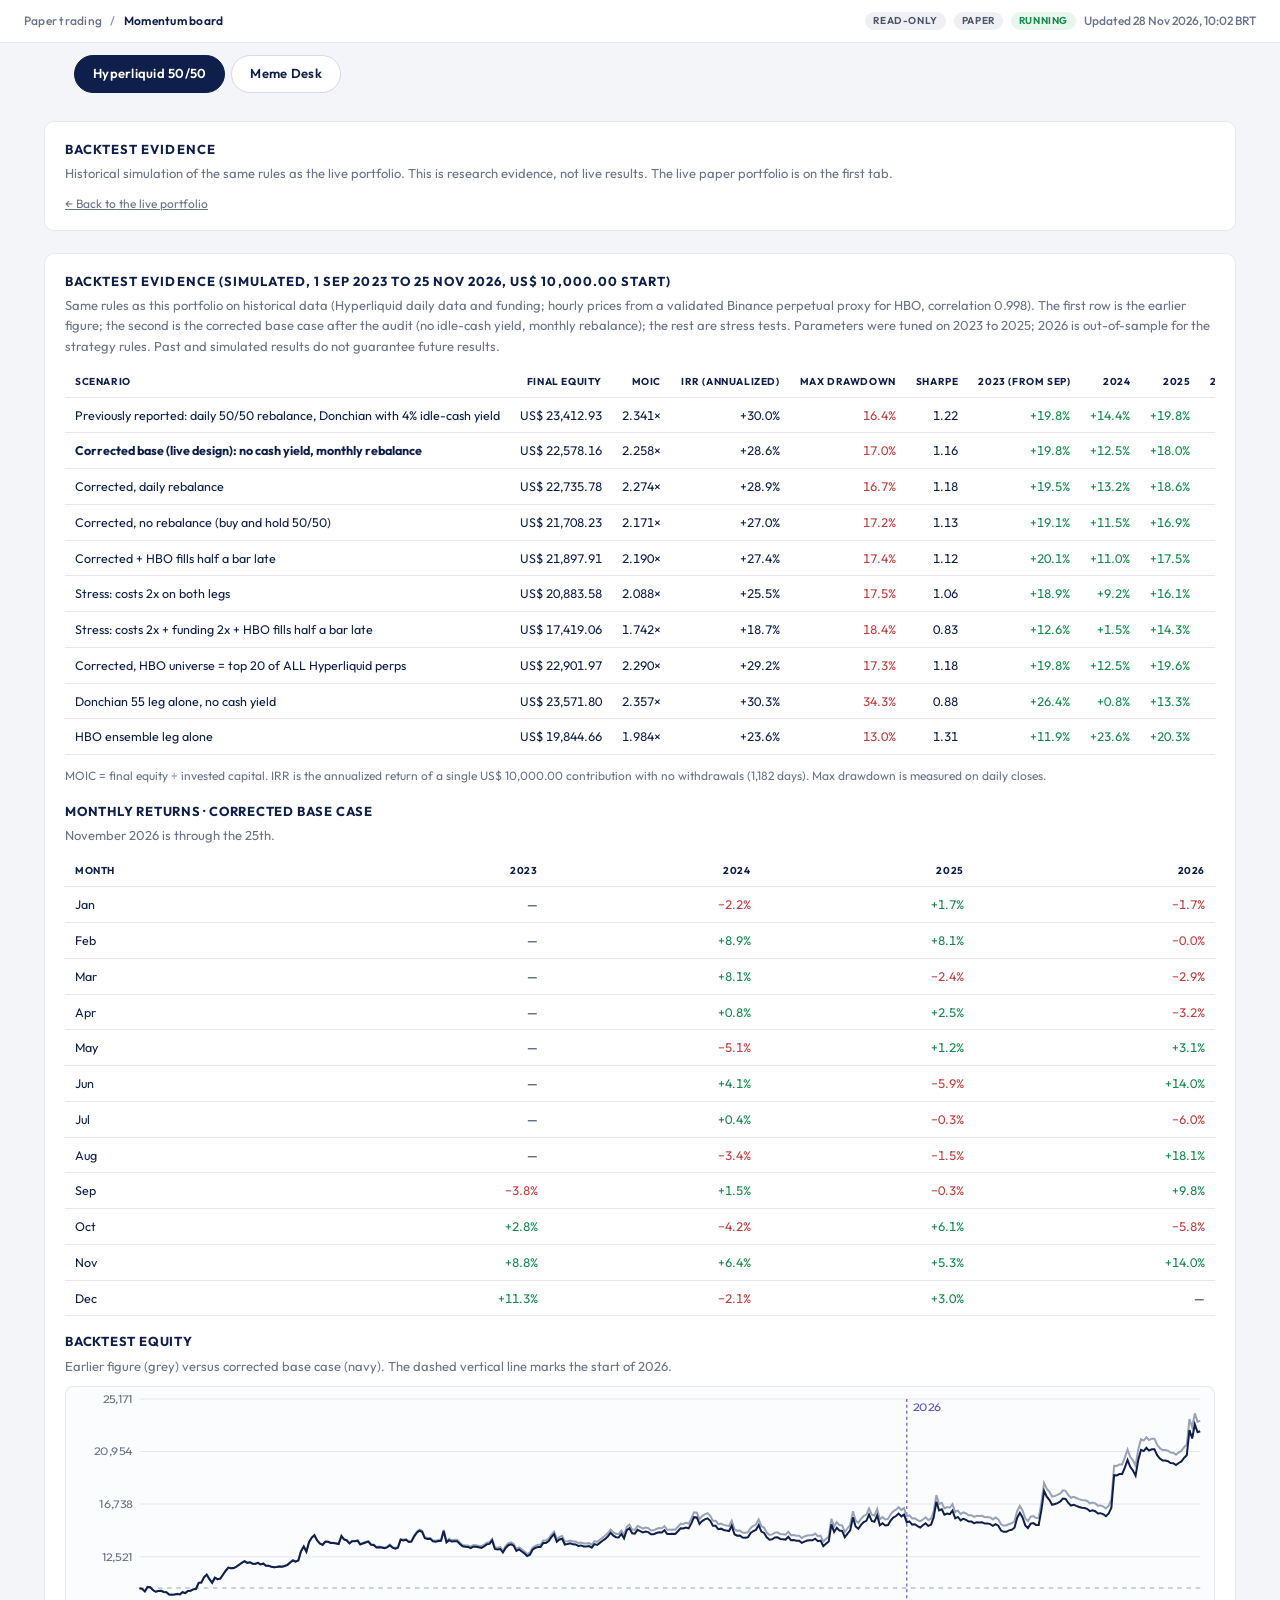
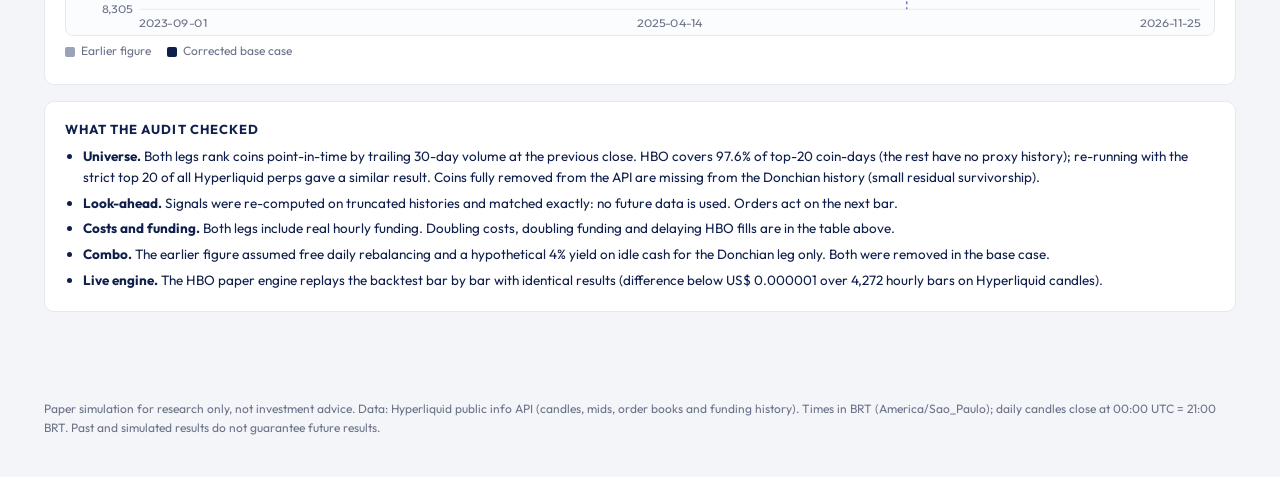
<file: backtest.html>
<!doctype html><html lang="en"><head><meta charset="utf-8"><meta name="viewport" content="width=device-width, initial-scale=1"><meta name="robots" content="noindex,nofollow"><title>Momentum paper portfolio · Backtest</title><link rel="preconnect" href="https://fonts.googleapis.com"><link rel="preconnect" href="https://fonts.gstatic.com" crossorigin><link href="https://fonts.googleapis.com/css2?family=Outfit:wght@400;500;600;700&display=swap" rel="stylesheet"><style>
:root {
  --bg: #f3f5f8;
  --surface: #ffffff;
  --navy: #0f1f4b;
  --navy-soft: #1c2e62;
  --text: #0f1f4b;
  --muted: #6b7289;
  --muted-2: #8b93a7;
  --line: #e5e8ef;
  --line-strong: #d5dae6;
  --green: #128a4b;
  --green-bg: #e8f7ee;
  --red: #c63b3b;
  --red-bg: #fdecec;
  --blue: #2c5aa0;
  --blue-bg: #e8eef9;
  --gray-bg: #eef0f4;
  --gray-text: #4b5568;
  --chart-e: #0f1f4b;
  --chart-c: #1b7a78;
  --chart-t: #5a4fbf;
  --chart-old: #9aa3b5;
  --radius: 10px;
  --font: "Outfit", "Lexend", "Poppins", "Segoe UI", sans-serif;
  --max: 1240px;
}
* { box-sizing: border-box; }
html, body {
  margin: 0;
  padding: 0;
  background: var(--bg);
  color: var(--text);
  font-family: var(--font);
  font-size: 15px;
  line-height: 1.5;
  -webkit-font-smoothing: antialiased;
}
body { min-height: 100vh; }
.num, table td:not(.l), .kpi .v, .perf td:not(.l), .cal .v {
  font-variant-numeric: tabular-nums;
  font-feature-settings: "tnum" 1;
}

/* Header */
.top {
  background: var(--surface);
  border-bottom: 1px solid var(--line);
  padding: 12px 24px;
  display: flex;
  flex-wrap: wrap;
  align-items: center;
  gap: 10px 14px;
}
.crumb {
  color: var(--muted);
  font-size: 12px;
  font-weight: 500;
  letter-spacing: .02em;
}
.crumb b { color: var(--navy); font-weight: 600; }
.crumb .sep { margin: 0 6px; color: var(--muted-2); }
.top-right {
  margin-left: auto;
  display: flex;
  flex-wrap: wrap;
  align-items: center;
  gap: 8px;
}
.clock { color: var(--muted); font-size: 12px; font-weight: 500; }

/* Badges — small, like BUY/SELL/DARK/BLUE */
.badge {
  display: inline-flex;
  align-items: center;
  font-size: 10px;
  font-weight: 650;
  letter-spacing: .06em;
  text-transform: uppercase;
  padding: 3px 8px;
  border-radius: 999px;
  line-height: 1.2;
  white-space: nowrap;
}
.badge-gray { background: var(--gray-bg); color: var(--gray-text); }
.badge-blue { background: var(--blue-bg); color: var(--blue); }
.badge-green { background: var(--green-bg); color: var(--green); }
.badge-red { background: var(--red-bg); color: var(--red); }
.badge-navy { background: var(--navy); color: #fff; }

.banner-lacuna {
  display: none;
  background: var(--red-bg);
  color: var(--red);
  border-bottom: 1px solid #f3c4c4;
  padding: 10px 24px;
  font-size: 13px;
  font-weight: 600;
}
.banner-lacuna.on { display: block; }

/* Hero / intro */
.shell { max-width: var(--max); margin: 0 auto; padding: 28px 24px 64px; }
.hero h1 {
  margin: 0 0 8px;
  font-size: 26px;
  font-weight: 700;
  letter-spacing: .04em;
  text-transform: uppercase;
  color: var(--navy);
  line-height: 1.2;
}
.hero .lede {
  margin: 0 0 18px;
  max-width: 760px;
  color: var(--muted);
  font-size: 15px;
  font-weight: 400;
}
.intro {
  background: var(--surface);
  border: 1px solid var(--line);
  border-radius: var(--radius);
  padding: 18px 20px 16px;
  margin-bottom: 22px;
}
.intro h2, .panel h2, .book h2, .section-title {
  margin: 0 0 4px;
  font-size: 13px;
  font-weight: 700;
  letter-spacing: .08em;
  text-transform: uppercase;
  color: var(--navy);
}
.intro p, .note, .section-sub, .book .lede, .rule-note {
  margin: 0 0 10px;
  color: var(--muted);
  font-size: 13px;
  font-weight: 400;
  line-height: 1.55;
}
.rule-note { margin: 12px 0 0; font-size: 12px; }
.intro p:last-child, .note:last-child { margin-bottom: 0; }

/* Three books */
.books {
  display: grid;
  grid-template-columns: 1fr;
  gap: 16px;
  margin: 0 0 28px;
}
@media (min-width: 1080px) {
  .books { grid-template-columns: repeat(3, 1fr); }
}
.book {
  background: var(--surface);
  border: 1px solid var(--line);
  border-radius: var(--radius);
  padding: 16px 16px 14px;
  display: flex;
  flex-direction: column;
  gap: 12px;
  min-width: 0;
}
.book.starting { background: #fbfcfd; }
.book-head { display: flex; align-items: center; justify-content: space-between; gap: 8px; flex-wrap: wrap; }
.book h2 { font-size: 14px; margin: 0; }
.book .lede { margin: 0; }
.kpi-grid {
  display: grid;
  grid-template-columns: 1fr 1fr;
  gap: 8px;
}
.kpi {
  background: var(--surface);
  border: 1px solid var(--line);
  border-radius: 8px;
  padding: 10px 12px;
  min-width: 0;
}
.kpi .k {
  color: var(--muted);
  font-size: 10px;
  font-weight: 650;
  letter-spacing: .08em;
  text-transform: uppercase;
}
.kpi .v {
  margin-top: 2px;
  font-size: 22px;
  font-weight: 700;
  color: var(--navy);
  letter-spacing: -0.02em;
  line-height: 1.15;
  word-break: break-word;
}
.kpi .d { color: var(--muted); font-size: 11px; margin-top: 2px; }
.kpi.up .v, .pos { color: var(--green); }
.kpi.down .v, .neg { color: var(--red); }
.starting-box {
  border: 1px dashed var(--line-strong);
  border-radius: 8px;
  padding: 16px;
  color: var(--muted);
  font-size: 13px;
  background: #fafbfc;
}

/* Performance mini-table inside a book */
.perf { width: 100%; border-collapse: collapse; font-size: 12px; }
.perf th, .perf td {
  border-bottom: 1px solid var(--line);
  padding: 6px 0;
  text-align: right;
  white-space: nowrap;
}
.perf th {
  color: var(--muted);
  font-size: 10px;
  font-weight: 700;
  letter-spacing: .06em;
  text-transform: uppercase;
  text-align: right;
}
.perf th.l, .perf td.l, th.l, td.l { text-align: left; }
.perf tr:last-child td { border-bottom: 0; font-weight: 600; }

/* Panels */
.panel {
  background: var(--surface);
  border: 1px solid var(--line);
  border-radius: var(--radius);
  padding: 18px 20px 16px;
  margin-bottom: 16px;
  min-width: 0;
}
.panel .head-row {
  display: flex;
  justify-content: space-between;
  align-items: baseline;
  gap: 10px;
  flex-wrap: wrap;
  margin-bottom: 4px;
}
.meta { color: var(--muted); font-size: 12px; }
.split {
  display: grid;
  grid-template-columns: 1fr;
  gap: 16px;
  margin-bottom: 16px;
}
@media (min-width: 900px) {
  .split-2 { grid-template-columns: 1fr 1fr; }
  .split-3 { grid-template-columns: 1fr 1fr 1fr; }
}

/* Tables */
.day-table-wrap, .table-wrap { overflow: auto; margin-top: 8px; -webkit-overflow-scrolling: touch; }
table { width: 100%; border-collapse: collapse; font-size: 12.5px; }
th, td {
  border-bottom: 1px solid var(--line);
  padding: 8px 10px;
  text-align: right;
  white-space: nowrap;
  color: var(--text);
}
th {
  color: var(--navy);
  font-size: 10px;
  font-weight: 700;
  letter-spacing: .06em;
  text-transform: uppercase;
  text-align: right;
  cursor: default;
  user-select: none;
  background: transparent;
}
th[data-k] { cursor: pointer; }
tr:hover td { background: #f7f8fb; }
.props { display: grid; grid-template-columns: 160px 1fr; gap: 6px 14px; font-size: 13px; margin-bottom: 10px; }
.props b { color: var(--navy); font-weight: 600; font-size: 12px; }
@media (max-width: 640px) {
  .props { grid-template-columns: 1fr; gap: 2px; }
  .kpi .v { font-size: 20px; }
  .hero h1 { font-size: 22px; }
  .shell { padding: 20px 14px 48px; }
  .top { padding: 10px 14px; }
}

/* Tabs / controls */
.controls, .tabs {
  display: flex;
  flex-wrap: wrap;
  gap: 6px 4px;
  align-items: center;
  margin: 0 0 12px;
  border-bottom: 1px solid var(--line);
  padding-bottom: 0;
}
.controls button, .tabs button {
  background: none;
  border: none;
  border-bottom: 2px solid transparent;
  color: var(--muted);
  font-family: inherit;
  font-size: 12px;
  font-weight: 650;
  letter-spacing: .05em;
  text-transform: uppercase;
  padding: 8px 10px;
  cursor: pointer;
}
.controls button.active, .tabs button.active {
  color: var(--navy);
  border-bottom-color: var(--navy);
}
.controls input, .controls select {
  font-family: inherit;
  font-size: 13px;
  color: var(--navy);
  background: var(--surface);
  border: 1px solid var(--line-strong);
  border-radius: 6px;
  padding: 5px 8px;
  margin: 4px 4px 8px 0;
}
input[type=number] { width: 88px; }

/* Charts */
.legend {
  display: flex;
  flex-wrap: wrap;
  gap: 8px 16px;
  font-size: 12px;
  margin: 0 0 8px;
  color: var(--muted);
}
.legend i {
  display: inline-block;
  width: 14px;
  height: 2px;
  margin-right: 6px;
  vertical-align: middle;
  border-radius: 1px;
}
svg.chart, .cota-chart, .day-chart {
  width: 100%;
  height: 220px;
  background: #fbfcfe;
  border: 1px solid var(--line);
  border-radius: 8px;
  display: block;
}
.cota-chart { height: 180px; margin-bottom: 8px; }
.day-chart { height: 200px; }

/* Calendar */
.cal-wrap { display: grid; grid-template-columns: 1fr; gap: 14px; margin-top: 8px; }
@media (min-width: 900px) {
  .cal-wrap { grid-template-columns: repeat(3, 1fr); }
}
.cal { display: grid; grid-template-columns: repeat(7, 1fr); gap: 3px; }
.cal .hd {
  color: var(--muted);
  text-align: center;
  font-size: 10px;
  font-weight: 650;
  letter-spacing: .06em;
  text-transform: uppercase;
  padding: 4px 0;
}
.cal .cell {
  background: #f6f7fa;
  border-radius: 6px;
  padding: 5px 2px;
  text-align: center;
  min-height: 54px;
}
.cal .cell .d { color: var(--muted); font-size: 10px; }
.cal .cell .v { font-weight: 650; font-size: 11px; }
.cal .cell.up { background: var(--green-bg); }
.cal .cell.down { background: var(--red-bg); }
.cal .cell.partial { outline: 1px dashed var(--muted-2); }
.cal .empty { background: transparent; min-height: 54px; }
.star { color: var(--muted); font-weight: 600; }

.foot {
  color: var(--muted);
  font-size: 12px;
  max-width: var(--max);
  margin: 8px auto 0;
  padding: 0 24px 40px;
  line-height: 1.55;
}

/* Period chips (asset P&L filter) */
.period-bar {
  display: flex;
  flex-wrap: wrap;
  gap: 6px;
  align-items: center;
  margin: 0 0 12px;
}
.chip {
  border: 1px solid var(--line-strong);
  background: #fff;
  color: var(--navy);
  border-radius: 999px;
  padding: 4px 10px;
  font-size: 12px;
  font-weight: 600;
  cursor: pointer;
  font-family: inherit;
  line-height: 1.3;
}
.chip.active {
  background: var(--navy);
  color: #fff;
  border-color: var(--navy);
}
.period-bar .range {
  display: flex;
  flex-wrap: wrap;
  gap: 6px;
  align-items: center;
  margin-left: 4px;
  color: var(--muted);
  font-size: 12px;
}
.period-bar input[type=date] {
  font-family: inherit;
  font-size: 12px;
  border: 1px solid var(--line-strong);
  border-radius: 6px;
  padding: 4px 6px;
  color: var(--navy);
  background: #fff;
}
.leaders-mini { max-height: 200px; overflow: auto; margin-top: 4px; }
.leaders-mini table { font-size: 11.5px; }
.all-days { margin: 0 0 16px; }
table.days-all { font-size: 12px; }
table.days-all th, table.days-all td { padding: 7px 7px; }
table.days-all thead tr:first-child th { border-bottom: 0; text-align: center; letter-spacing: .05em; }

.period-bar .sep { width:1px; height:18px; background:var(--line-strong); margin:0 2px; align-self:center; }
.period-bar .presets { display:flex; flex-wrap:wrap; gap:6px; align-items:center; }


.status-line { background: var(--surface); border: 1px solid var(--line); border-radius: var(--radius); padding: 12px 16px; margin: 0 0 16px; font-size: 13.5px; color: var(--navy); display:flex; gap:10px; align-items:center; flex-wrap:wrap; }
.kpi-row { display: grid; grid-template-columns: repeat(2, 1fr); gap: 10px; margin: 0 0 16px; }
@media (min-width: 760px) { .kpi-row { grid-template-columns: repeat(3, 1fr); } }
@media (min-width: 1080px) { .kpi-row { grid-template-columns: repeat(6, 1fr); } }
.rules { margin: 6px 0 0; padding-left: 18px; font-size: 13.5px; line-height: 1.6; } .rules li { margin-bottom: 4px; } .rules b { color: var(--navy); }
.empty-row td { color: var(--muted); text-align: left; font-style: italic; }
svg.chart { height: 250px; } .panel h3 { font-size: 13px; letter-spacing: .06em; text-transform: uppercase; color: var(--navy); margin: 16px 0 4px; }
.tabs-nav { display:flex; gap:6px; padding: 0 24px; margin: 12px auto 0; max-width: 1180px; } .tabs-nav a { padding: 8px 18px; border: 1px solid var(--line-strong); border-radius: 999px; background: var(--surface); color: var(--navy); font-size: 13px; font-weight: 600; text-decoration: none; letter-spacing: .02em; } .tabs-nav a.active { background: var(--navy); color: #fff; border-color: var(--navy); }
.legend { display:flex; gap:16px; font-size:12px; color: var(--muted); margin-top:6px; } .legend i { display:inline-block; width:10px; height:10px; border-radius:2px; margin-right:6px; }
</style></head><body><header class="top"><div class="crumb">Paper trading <span class="sep">/</span> <b>Momentum board</b></div><div class="top-right"><span class="badge badge-gray">Read-only</span><span class="badge badge-gray">Paper</span><span class="badge badge-green">Running</span><span class="clock">Updated 28 Nov 2026, 10:02 BRT</span></div></header><nav class="tabs-nav"><a href="index.html" class="active">Hyperliquid 50/50</a><a href="meme.html">Meme Desk</a></nav><main class="shell"><section class="intro"><h2>Backtest evidence</h2><p>Historical simulation of the same rules as the live portfolio. This is research evidence, not live results. The live paper portfolio is on the first tab.</p><p class="section-sub" style="margin:6px 0 0"><a href="index.html" style="color:#6b7289;font-size:12px">← Back to the live portfolio</a></p></section><section class="panel"><h2>Backtest evidence (simulated, 1 Sep 2023 to 25 Nov 2026, US$ 10,000.00 start)</h2><p class="section-sub">Same rules as this portfolio on historical data (Hyperliquid daily data and funding; hourly prices from a validated Binance perpetual proxy for HBO, correlation 0.998). The first row is the earlier figure; the second is the corrected base case after the audit (no idle-cash yield, monthly rebalance); the rest are stress tests. Parameters were tuned on 2023 to 2025; 2026 is out-of-sample for the strategy rules. Past and simulated results do not guarantee future results.</p><div class="table-wrap"><table><thead><tr><th class=l>Scenario</th><th>Final equity</th><th>MOIC</th><th>IRR (annualized)</th><th>Max drawdown</th><th>Sharpe</th><th>2023 (from Sep)</th><th>2024</th><th>2025</th><th>2026 (to 25 Nov)</th></tr></thead><tbody><tr><td class="l ">Previously reported: daily 50/50 rebalance, Donchian with 4% idle-cash yield</td><td class="">US$ 23,412.93</td><td class="">2.341×</td><td class="">+30.0%</td><td class="neg">16.4%</td><td class="">1.22</td><td class="pos">+19.8%</td><td class="pos">+14.4%</td><td class="pos">+19.8%</td><td class="pos">+42.6%</td></tr><tr><td class="l "><b>Corrected base (live design): no cash yield, monthly rebalance</b></td><td class="">US$ 22,578.16</td><td class="">2.258×</td><td class="">+28.6%</td><td class="neg">17.0%</td><td class="">1.16</td><td class="pos">+19.8%</td><td class="pos">+12.5%</td><td class="pos">+18.0%</td><td class="pos">+42.0%</td></tr><tr><td class="l ">Corrected, daily rebalance</td><td class="">US$ 22,735.78</td><td class="">2.274×</td><td class="">+28.9%</td><td class="neg">16.7%</td><td class="">1.18</td><td class="pos">+19.5%</td><td class="pos">+13.2%</td><td class="pos">+18.6%</td><td class="pos">+41.7%</td></tr><tr><td class="l ">Corrected, no rebalance (buy and hold 50/50)</td><td class="">US$ 21,708.23</td><td class="">2.171×</td><td class="">+27.0%</td><td class="neg">17.2%</td><td class="">1.13</td><td class="pos">+19.1%</td><td class="pos">+11.5%</td><td class="pos">+16.9%</td><td class="pos">+39.8%</td></tr><tr><td class="l ">Corrected + HBO fills half a bar late</td><td class="">US$ 21,897.91</td><td class="">2.190×</td><td class="">+27.4%</td><td class="neg">17.4%</td><td class="">1.12</td><td class="pos">+20.1%</td><td class="pos">+11.0%</td><td class="pos">+17.5%</td><td class="pos">+39.7%</td></tr><tr><td class="l ">Stress: costs 2x on both legs</td><td class="">US$ 20,883.58</td><td class="">2.088×</td><td class="">+25.5%</td><td class="neg">17.5%</td><td class="">1.06</td><td class="pos">+18.9%</td><td class="pos">+9.2%</td><td class="pos">+16.1%</td><td class="pos">+38.5%</td></tr><tr><td class="l ">Stress: costs 2x + funding 2x + HBO fills half a bar late</td><td class="">US$ 17,419.06</td><td class="">1.742×</td><td class="">+18.7%</td><td class="neg">18.4%</td><td class="">0.83</td><td class="pos">+12.6%</td><td class="pos">+1.5%</td><td class="pos">+14.3%</td><td class="pos">+33.3%</td></tr><tr><td class="l ">Corrected, HBO universe = top 20 of ALL Hyperliquid perps</td><td class="">US$ 22,901.97</td><td class="">2.290×</td><td class="">+29.2%</td><td class="neg">17.3%</td><td class="">1.18</td><td class="pos">+19.8%</td><td class="pos">+12.5%</td><td class="pos">+19.6%</td><td class="pos">+42.1%</td></tr><tr><td class="l ">Donchian 55 leg alone, no cash yield</td><td class="">US$ 23,571.80</td><td class="">2.357×</td><td class="">+30.3%</td><td class="neg">34.3%</td><td class="">0.88</td><td class="pos">+26.4%</td><td class="pos">+0.8%</td><td class="pos">+13.3%</td><td class="pos">+63.3%</td></tr><tr><td class="l ">HBO ensemble leg alone</td><td class="">US$ 19,844.66</td><td class="">1.984×</td><td class="">+23.6%</td><td class="neg">13.0%</td><td class="">1.31</td><td class="pos">+11.9%</td><td class="pos">+23.6%</td><td class="pos">+20.3%</td><td class="pos">+19.3%</td></tr></tbody></table></div><p class="rule-note">MOIC = final equity ÷ invested capital. IRR is the annualized return of a single US$ 10,000.00 contribution with no withdrawals (1,182 days). Max drawdown is measured on daily closes.</p><h3>Monthly returns · corrected base case</h3><p class="section-sub">November 2026 is through the 25th.</p><div class="table-wrap"><table><thead><tr><th class=l>Month</th><th>2023</th><th>2024</th><th>2025</th><th>2026</th></tr></thead><tbody><tr><td class="l ">Jan</td><td class="">—</td><td class="neg">−2.2%</td><td class="pos">+1.7%</td><td class="neg">−1.7%</td></tr><tr><td class="l ">Feb</td><td class="">—</td><td class="pos">+8.9%</td><td class="pos">+8.1%</td><td class="neg">−0.0%</td></tr><tr><td class="l ">Mar</td><td class="">—</td><td class="pos">+8.1%</td><td class="neg">−2.4%</td><td class="neg">−2.9%</td></tr><tr><td class="l ">Apr</td><td class="">—</td><td class="pos">+0.8%</td><td class="pos">+2.5%</td><td class="neg">−3.2%</td></tr><tr><td class="l ">May</td><td class="">—</td><td class="neg">−5.1%</td><td class="pos">+1.2%</td><td class="pos">+3.1%</td></tr><tr><td class="l ">Jun</td><td class="">—</td><td class="pos">+4.1%</td><td class="neg">−5.9%</td><td class="pos">+14.0%</td></tr><tr><td class="l ">Jul</td><td class="">—</td><td class="pos">+0.4%</td><td class="neg">−0.3%</td><td class="neg">−6.0%</td></tr><tr><td class="l ">Aug</td><td class="">—</td><td class="neg">−3.4%</td><td class="neg">−1.5%</td><td class="pos">+18.1%</td></tr><tr><td class="l ">Sep</td><td class="neg">−3.8%</td><td class="pos">+1.5%</td><td class="neg">−0.3%</td><td class="pos">+9.8%</td></tr><tr><td class="l ">Oct</td><td class="pos">+2.8%</td><td class="neg">−4.2%</td><td class="pos">+6.1%</td><td class="neg">−5.8%</td></tr><tr><td class="l ">Nov</td><td class="pos">+8.8%</td><td class="pos">+6.4%</td><td class="pos">+5.3%</td><td class="pos">+14.0%</td></tr><tr><td class="l ">Dec</td><td class="pos">+11.3%</td><td class="neg">−2.1%</td><td class="pos">+3.0%</td><td class="">—</td></tr></tbody></table></div><h3>Backtest equity</h3><p class="section-sub">Earlier figure (grey) versus corrected base case (navy). The dashed vertical line marks the start of 2026.</p><svg class="chart" viewBox="0 0 1000 250" preserveAspectRatio="none" role="img"><line x1="64" x2="988" y1="224.0" y2="224.0" stroke="#e5e8ef"/><text x="58" y="228.0" text-anchor="end" font-size="11" fill="#6b7289">8,305</text><line x1="64" x2="988" y1="171.0" y2="171.0" stroke="#e5e8ef"/><text x="58" y="175.0" text-anchor="end" font-size="11" fill="#6b7289">12,521</text><line x1="64" x2="988" y1="118.0" y2="118.0" stroke="#e5e8ef"/><text x="58" y="122.0" text-anchor="end" font-size="11" fill="#6b7289">16,738</text><line x1="64" x2="988" y1="65.0" y2="65.0" stroke="#e5e8ef"/><text x="58" y="69.0" text-anchor="end" font-size="11" fill="#6b7289">20,954</text><line x1="64" x2="988" y1="12.0" y2="12.0" stroke="#e5e8ef"/><text x="58" y="16.0" text-anchor="end" font-size="11" fill="#6b7289">25,171</text><line x1="64" x2="988" y1="202.7" y2="202.7" stroke="#9aa3b5" stroke-dasharray="4 4"/><line x1="732.4" x2="732.4" y1="12" y2="224" stroke="#5a4fbf" stroke-dasharray="3 3"/><text x="737.4" y="24" font-size="11" fill="#5a4fbf">2026</text><polyline points="64.0,202.7 66.3,203.5 68.7,206.1 71.0,201.7 73.4,201.7 75.7,204.7 78.1,206.4 80.4,205.6 82.8,205.3 85.1,206.5 87.5,206.8 89.8,209.1 92.1,209.2 94.5,209.1 96.8,208.5 99.2,208.9 101.5,206.7 103.9,207.7 106.2,205.5 108.6,205.1 110.9,203.8 113.2,203.4 115.6,197.2 117.9,197.0 120.3,191.9 122.6,189.5 125.0,193.9 127.3,197.2 129.7,192.3 132.0,193.9 134.4,193.2 136.7,189.5 139.0,185.5 141.4,182.2 143.7,182.8 146.1,182.7 148.4,181.2 150.8,179.3 153.1,177.3 155.5,175.6 157.8,177.3 160.2,176.7 162.5,178.0 164.8,178.2 167.2,177.1 169.5,178.7 171.9,177.9 174.2,180.1 176.6,180.2 178.9,181.1 181.3,181.6 183.6,181.3 185.9,180.6 188.3,180.9 190.6,180.2 193.0,179.0 195.3,176.7 197.7,174.6 200.0,175.8 202.4,174.6 204.7,165.2 207.1,160.4 209.4,165.6 211.7,156.3 214.1,151.7 216.4,149.6 218.8,154.7 221.1,157.3 223.5,158.6 225.8,155.7 228.2,155.8 230.5,156.8 232.9,156.9 235.2,157.4 237.5,158.0 239.9,150.0 242.2,153.5 244.6,154.4 246.9,157.6 249.3,155.2 251.6,155.1 254.0,154.5 256.3,158.4 258.6,157.3 261.0,156.2 263.3,155.4 265.7,158.4 268.0,158.7 270.4,161.2 272.7,160.8 275.1,161.3 277.4,162.0 279.8,161.0 282.1,158.9 284.4,161.2 286.8,162.3 289.1,161.4 291.5,153.1 293.8,153.9 296.2,153.2 298.5,155.5 300.9,155.1 303.2,149.9 305.6,145.9 307.9,143.9 310.2,144.9 312.6,151.4 314.9,152.1 317.3,152.1 319.6,154.5 322.0,154.9 324.3,154.1 326.7,153.7 329.0,143.8 331.4,155.2 333.7,153.0 336.0,154.4 338.4,154.0 340.7,154.0 343.1,156.8 345.4,159.2 347.8,159.6 350.1,159.7 352.5,160.9 354.8,159.4 357.1,159.5 359.5,159.9 361.8,160.5 364.2,159.0 366.5,156.9 368.9,156.5 371.2,153.0 373.6,161.6 375.9,162.1 378.3,161.5 380.6,165.2 382.9,160.5 385.3,157.5 387.6,156.6 390.0,158.0 392.3,163.2 394.7,161.7 397.0,163.6 399.4,165.8 401.7,168.3 404.1,167.0 406.4,162.0 408.7,160.1 411.1,158.9 413.4,158.8 415.8,154.8 418.1,154.7 420.5,152.8 422.8,148.8 425.2,145.8 427.5,153.4 429.8,151.0 432.2,150.2 434.5,156.0 436.9,155.5 439.2,154.7 441.6,155.8 443.9,155.8 446.3,157.3 448.6,156.8 451.0,157.8 453.3,157.8 455.6,157.4 458.0,159.0 460.3,155.3 462.7,156.1 465.0,153.9 467.4,151.8 469.7,149.8 472.1,147.2 474.4,143.7 476.8,146.6 479.1,148.1 481.4,148.2 483.8,144.7 486.1,149.1 488.5,140.9 490.8,138.7 493.2,143.8 495.5,144.0 497.9,140.0 500.2,141.2 502.5,142.7 504.9,141.7 507.2,142.3 509.6,144.6 511.9,144.5 514.3,143.1 516.6,142.2 519.0,142.4 521.3,140.2 523.7,144.0 526.0,143.9 528.3,143.6 530.7,143.9 533.0,140.9 535.4,137.9 537.7,138.0 540.1,137.0 542.4,137.9 544.8,132.4 547.1,126.3 549.5,126.6 551.8,133.2 554.1,130.1 556.5,128.4 558.8,127.3 561.2,129.8 563.5,134.8 565.9,134.8 568.2,138.3 570.6,137.7 572.9,139.0 575.2,139.6 577.6,140.1 579.9,134.7 582.3,143.4 584.6,144.9 587.0,144.6 589.3,146.7 591.7,146.8 594.0,146.5 596.4,142.0 598.7,140.0 601.0,138.7 603.4,133.5 605.7,140.3 608.1,141.7 610.4,146.7 612.8,149.1 615.1,148.6 617.5,146.8 619.8,146.5 622.2,148.2 624.5,148.4 626.8,148.8 629.2,145.9 631.5,149.4 633.9,149.2 636.2,149.9 638.6,150.0 640.9,152.2 643.3,150.7 645.6,149.8 647.9,149.5 650.3,149.4 652.6,147.8 655.0,150.5 657.3,149.8 659.7,155.7 662.0,153.2 664.4,150.7 666.7,132.8 669.1,140.8 671.4,136.3 673.7,139.2 676.1,139.6 678.4,146.2 680.8,142.4 683.1,138.9 685.5,125.4 687.8,134.5 690.2,136.9 692.5,132.9 694.9,130.0 697.2,128.6 699.5,122.4 701.9,128.8 704.2,129.7 706.6,123.0 708.9,133.3 711.3,131.2 713.6,133.5 716.0,133.0 718.3,128.4 720.6,125.3 723.0,123.7 725.3,121.2 727.7,123.9 730.0,122.1 732.4,130.3 734.7,129.4 737.1,132.5 739.4,132.3 741.8,134.2 744.1,135.5 746.4,133.5 748.8,131.4 751.1,134.1 753.5,132.8 755.8,125.4 758.2,109.0 760.5,118.0 762.9,116.8 765.2,122.4 767.6,121.0 769.9,121.7 772.2,118.0 774.6,126.0 776.9,124.6 779.3,128.1 781.6,126.4 784.0,127.5 786.3,129.3 788.7,129.3 791.0,130.9 793.4,129.9 795.7,130.1 798.0,129.9 800.4,131.2 802.7,131.0 805.1,131.6 807.4,133.5 809.8,131.6 812.1,133.4 814.5,138.3 816.8,139.7 819.1,139.6 821.5,138.1 823.8,137.4 826.2,135.3 828.5,125.2 830.9,119.9 833.2,124.5 835.6,132.5 837.9,135.3 840.3,130.7 842.6,130.1 844.9,132.0 847.3,131.9 849.6,116.9 852.0,96.8 854.3,102.5 856.7,105.7 859.0,110.6 861.4,109.9 863.7,108.8 866.1,107.2 868.4,104.2 870.7,104.7 873.1,108.9 875.4,111.7 877.8,110.8 880.1,111.9 882.5,113.0 884.8,113.9 887.2,114.2 889.5,114.9 891.8,117.3 894.2,116.4 896.5,117.3 898.9,119.6 901.2,119.4 903.6,120.5 905.9,122.5 908.3,119.6 910.6,113.4 913.0,79.4 915.3,79.6 917.6,78.0 920.0,78.0 922.3,71.2 924.7,63.1 927.0,70.3 929.4,73.9 931.7,79.4 934.1,62.4 936.4,52.6 938.8,54.0 941.1,50.7 943.4,53.5 945.8,52.1 948.1,52.1 950.5,58.2 952.8,61.7 955.2,63.5 957.5,63.6 959.9,64.3 962.2,66.1 964.5,66.3 966.9,68.2 969.2,66.1 971.6,64.4 973.9,60.7 976.3,58.1 978.6,32.3 981.0,40.6 983.3,26.6 985.7,35.1 988.0,34.1" fill="none" stroke="#9aa3b5" stroke-width="2" vector-effect="non-scaling-stroke"/><polyline points="64.0,202.8 66.3,203.5 68.7,206.1 71.0,201.7 73.4,201.8 75.7,204.7 78.1,206.4 80.4,205.7 82.8,205.4 85.1,206.6 87.5,206.9 89.8,209.2 92.1,209.4 94.5,209.2 96.8,208.7 99.2,209.1 101.5,206.9 103.9,207.8 106.2,205.7 108.6,205.3 110.9,204.0 113.2,203.6 115.6,197.4 117.9,197.1 120.3,191.6 122.6,189.0 125.0,193.7 127.3,197.4 129.7,192.2 132.0,193.7 134.4,193.1 136.7,189.3 139.0,185.4 141.4,182.0 143.7,182.6 146.1,182.5 148.4,181.1 150.8,179.2 153.1,177.2 155.5,175.5 157.8,177.3 160.2,176.7 162.5,178.1 164.8,178.3 167.2,177.2 169.5,178.9 171.9,178.1 174.2,180.2 176.6,180.3 178.9,181.3 181.3,181.8 183.6,181.5 185.9,180.9 188.3,181.2 190.6,180.4 193.0,179.3 195.3,176.9 197.7,174.9 200.0,176.1 202.4,174.9 204.7,165.6 207.1,160.8 209.4,166.1 211.7,156.5 214.1,151.8 216.4,149.4 218.8,154.7 221.1,157.8 223.5,159.2 225.8,156.1 228.2,156.1 230.5,157.2 232.9,157.2 235.2,157.7 237.5,158.3 239.9,150.2 242.2,153.7 244.6,154.7 246.9,157.6 249.3,155.4 251.6,155.4 254.0,154.9 256.3,158.8 258.6,157.7 261.0,156.7 263.3,155.9 265.7,159.0 268.0,159.3 270.4,161.8 272.7,161.5 275.1,161.9 277.4,162.6 279.8,161.7 282.1,159.6 284.4,161.9 286.8,162.9 289.1,162.1 291.5,153.9 293.8,154.7 296.2,154.0 298.5,156.3 300.9,155.9 303.2,150.8 305.6,146.8 307.9,144.9 310.2,146.0 312.6,152.5 314.9,153.2 317.3,153.0 319.6,155.6 322.0,156.0 324.3,155.3 326.7,155.0 329.0,145.1 331.4,156.6 333.7,154.4 336.0,155.8 338.4,155.5 340.7,155.4 343.1,158.2 345.4,160.6 347.8,161.1 350.1,161.2 352.5,162.5 354.8,161.0 357.1,161.1 359.5,161.6 361.8,162.2 364.2,160.6 366.5,158.6 368.9,158.2 371.2,154.7 373.6,163.3 375.9,163.9 378.3,163.3 380.6,166.9 382.9,162.4 385.3,159.5 387.6,158.6 390.0,160.0 392.3,165.3 394.7,163.8 397.0,165.8 399.4,167.9 401.7,170.4 404.1,169.1 406.4,164.1 408.7,162.3 411.1,161.2 413.4,161.2 415.8,157.3 418.1,157.2 420.5,155.3 422.8,151.4 425.2,148.3 427.5,156.1 429.8,153.7 432.2,153.0 434.5,158.8 436.9,158.3 439.2,157.6 441.6,158.6 443.9,158.7 446.3,160.2 448.6,159.7 451.0,160.7 453.3,160.8 455.6,160.4 458.0,162.0 460.3,158.4 462.7,159.2 465.0,157.1 467.4,155.0 469.7,153.1 472.1,150.5 474.4,146.9 476.8,149.9 479.1,151.4 481.4,151.6 483.8,148.1 486.1,152.6 488.5,144.3 490.8,142.3 493.2,147.5 495.5,147.8 497.9,144.0 500.2,145.2 502.5,146.6 504.9,145.8 507.2,146.3 509.6,148.5 511.9,148.4 514.3,147.2 516.6,146.4 519.0,146.6 521.3,144.4 523.7,148.2 526.0,148.1 528.3,147.9 530.7,148.1 533.0,145.4 535.4,142.4 537.7,142.6 540.1,141.6 542.4,142.5 544.8,137.2 547.1,131.2 549.5,131.5 551.8,138.1 554.1,135.1 556.5,133.5 558.8,132.4 561.2,134.9 563.5,139.8 565.9,139.9 568.2,143.4 570.6,142.8 572.9,144.1 575.2,144.7 577.6,145.2 579.9,139.8 582.3,148.4 584.6,149.9 587.0,149.7 589.3,151.7 591.7,151.9 594.0,151.5 596.4,147.1 598.7,145.2 601.0,144.0 603.4,139.2 605.7,145.7 608.1,147.1 610.4,151.5 612.8,153.9 615.1,153.5 617.5,151.7 619.8,151.5 622.2,153.2 624.5,153.4 626.8,153.8 629.2,151.0 631.5,154.4 633.9,154.2 636.2,154.9 638.6,155.0 640.9,157.1 643.3,155.8 645.6,154.8 647.9,154.6 650.3,154.5 652.6,152.9 655.0,155.4 657.3,154.8 659.7,160.5 662.0,158.1 664.4,155.8 666.7,138.4 669.1,146.1 671.4,141.9 673.7,144.7 676.1,145.1 678.4,151.4 680.8,147.9 683.1,144.5 685.5,131.4 687.8,140.6 690.2,142.9 692.5,139.0 694.9,136.2 697.2,134.9 699.5,128.6 701.9,135.1 704.2,135.9 706.6,129.3 708.9,139.4 711.3,137.4 713.6,139.6 716.0,139.2 718.3,134.7 720.6,131.7 723.0,130.1 725.3,127.6 727.7,130.4 730.0,128.6 732.4,136.5 734.7,135.5 737.1,138.7 739.4,138.4 741.8,140.3 744.1,141.6 746.4,139.4 748.8,137.3 751.1,140.0 753.5,138.8 755.8,131.5 758.2,115.6 760.5,124.4 762.9,123.2 765.2,128.8 767.6,127.5 769.9,128.2 772.2,124.6 774.6,132.4 776.9,131.0 779.3,134.4 781.6,132.8 784.0,133.9 786.3,135.7 788.7,135.7 791.0,137.3 793.4,136.4 795.7,136.6 798.0,136.4 800.4,137.7 802.7,137.5 805.1,138.2 807.4,140.0 809.8,138.2 812.1,139.9 814.5,144.7 816.8,146.0 819.1,146.0 821.5,144.5 823.8,143.9 826.2,141.9 828.5,132.0 830.9,126.8 833.2,131.5 835.6,139.5 837.9,142.2 840.3,137.8 842.6,137.2 844.9,139.0 847.3,139.0 849.6,124.4 852.0,104.8 854.3,110.6 856.7,113.9 859.0,118.7 861.4,118.0 863.7,117.0 866.1,115.4 868.4,112.5 870.7,112.9 873.1,116.9 875.4,119.5 877.8,118.8 880.1,119.9 882.5,120.9 884.8,121.7 887.2,122.0 889.5,122.8 891.8,125.1 894.2,124.4 896.5,125.2 898.9,127.5 901.2,127.2 903.6,128.3 905.9,130.2 908.3,127.5 910.6,121.6 913.0,88.9 915.3,89.1 917.6,87.7 920.0,87.7 922.3,81.3 924.7,73.4 927.0,80.5 929.4,84.1 931.7,89.4 934.1,73.0 936.4,63.4 938.8,64.6 941.1,61.2 943.4,64.1 945.8,62.8 948.1,62.8 950.5,68.7 952.8,72.1 955.2,74.0 957.5,74.1 959.9,74.8 962.2,76.6 964.5,76.8 966.9,78.7 969.2,76.6 971.6,75.1 973.9,71.5 976.3,68.9 978.6,43.5 981.0,51.9 983.3,37.4 985.7,45.6 988.0,44.6" fill="none" stroke="#0f1f4b" stroke-width="2" vector-effect="non-scaling-stroke"/><text x="64.0" y="242" text-anchor="start" font-size="11" fill="#6b7289">2023-09-01</text><text x="526.0" y="242" text-anchor="middle" font-size="11" fill="#6b7289">2025-04-14</text><text x="988.0" y="242" text-anchor="end" font-size="11" fill="#6b7289">2026-11-25</text></svg><div class="legend"><span><i style="background:#9aa3b5"></i>Earlier figure</span><span><i style="background:#0f1f4b"></i>Corrected base case</span></div></section><section class="panel"><h2>What the audit checked</h2><ul class="rules"><li><b>Universe.</b> Both legs rank coins point-in-time by trailing 30-day volume at the previous close. HBO covers 97.6% of top-20 coin-days (the rest have no proxy history); re-running with the strict top 20 of all Hyperliquid perps gave a similar result. Coins fully removed from the API are missing from the Donchian history (small residual survivorship).</li><li><b>Look-ahead.</b> Signals were re-computed on truncated histories and matched exactly: no future data is used. Orders act on the next bar.</li><li><b>Costs and funding.</b> Both legs include real hourly funding. Doubling costs, doubling funding and delaying HBO fills are in the table above.</li><li><b>Combo.</b> The earlier figure assumed free daily rebalancing and a hypothetical 4% yield on idle cash for the Donchian leg only. Both were removed in the base case.</li><li><b>Live engine.</b> The HBO paper engine replays the backtest bar by bar with identical results (difference below US$ 0.000001 over 4,272 hourly bars on Hyperliquid candles).</li></ul></section></main><footer class="foot">Paper simulation for research only, not investment advice. Data: Hyperliquid public info API (candles, mids, order books and funding history). Times in BRT (America/Sao_Paulo); daily candles close at 00:00 UTC = 21:00 BRT. Past and simulated results do not guarantee future results.</footer></body></html>
</file>
